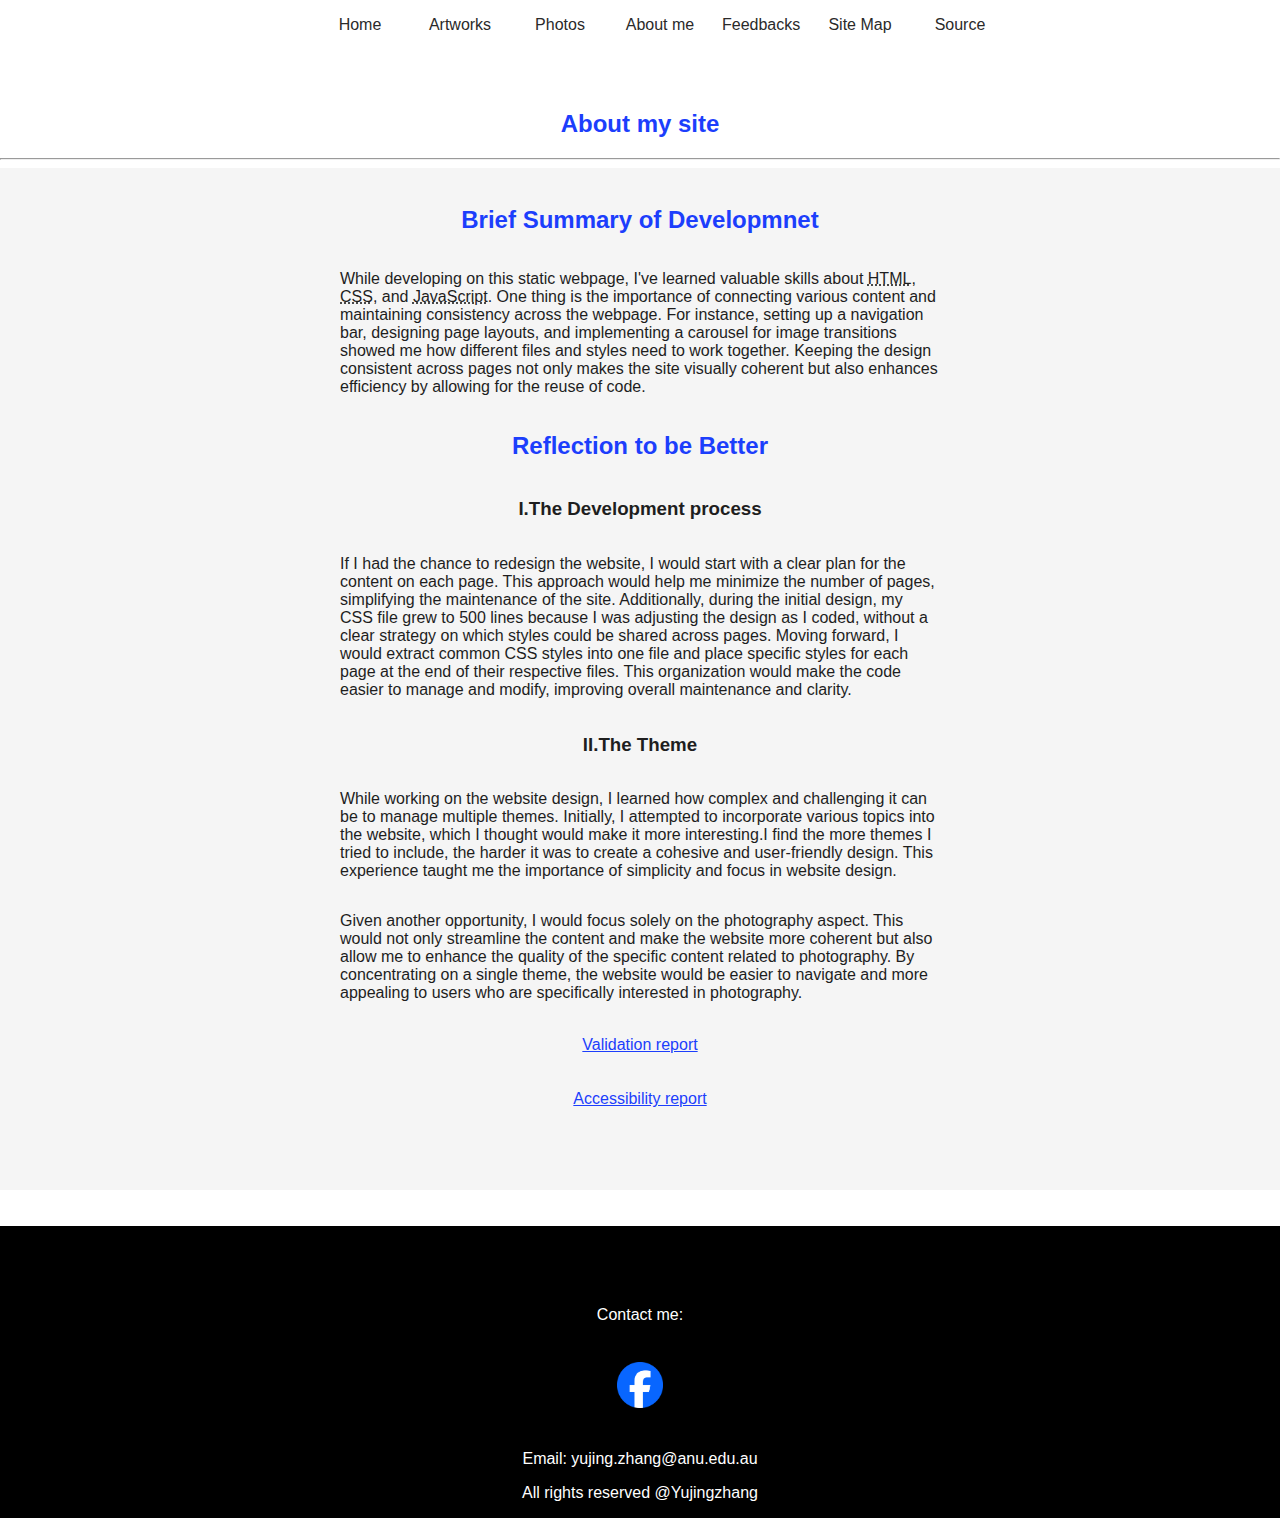
<file: About_my_site.html>
<!DOCTYPE html>
<html lang="en">
<head>
    <meta charset="UTF-8">
    <link rel="stylesheet" href="style.css">
    <link rel="icon" href="images/myIcon.png" type="image/png">
    <style>
        body {
            font-family: Arial, Helvetica, sans-serif;
            color: rgb(30, 30, 30);
        }
    </style>
    <title>Yujing</title>
</head>

<body>
    <nav>
        <ul>
            <li><a href="index.html" class="text_nav_l" aria-label="Go to Home Page">Home</a></li>
            <li><a href="artworks.html" class="text_nav_r" aria-label="Explore Artworks">Artworks</a></li>
            <li><a href="photos.html" class="text_nav_r" aria-label="View Photos">Photos</a></li>
            <li><a href="me.html" class="text_nav_r" aria-label="Learn about Me">About me</a></li>
            <li><a href="feedback.html" class="text_nav_r" aria-label="Provide Feedback">Feedbacks</a></li>
            <li><a href="site_map.html" class="text_nav_r" aria-label="View Site Map">Site Map</a></li>
            <li><a href="sourcelog.html" class="text_nav_r" aria-label="Access Source Log">Source</a></li>
        </ul>
    </nav>



    <div class="div_1_2">
        <h2 class="blue_title">About my site</h2>
        <hr>
        <div class="div_sitemap">
            <br>
            <div class="center_text">
                <br>
                <!-- use headings -->
                <h2 class="blue_title">Brief Summary of Developmnet</h2>
                <p>
                    While developing on this static webpage, I've learned valuable skills about <abbr
                        title="HyperText Markup Language">HTML</abbr>, <abbr title="Cascading Style Sheets">CSS</abbr>,
                    and <abbr title="JavaScript">JavaScript</abbr>. One thing is the importance of connecting various
                    content and maintaining consistency across the webpage. For instance, setting up a navigation bar,
                    designing page layouts, and implementing a carousel for image transitions showed me how different
                    files and styles need to work together. Keeping the design consistent across pages not only makes
                    the site visually coherent but also enhances efficiency by allowing for the reuse of code.
                </p>
                <h2 class="blue_title">Reflection to be Better</h2>
                <h3>I.The Development process</h3>
                <p>
                    If I had the chance to redesign the website, I would start with a clear plan for the content on each
                    page. This approach would help me minimize the number of pages, simplifying the maintenance of the
                    site. Additionally, during the initial design, my CSS file grew to 500 lines because I was adjusting
                    the design as I coded, without a clear strategy on which styles could be shared across pages. Moving
                    forward, I would extract common CSS styles into one file and place specific styles for each page at
                    the end of their respective files. This organization would make the code easier to manage and
                    modify, improving overall maintenance and clarity.
                </p>
                <h3>II.The Theme</h3>
                <p>
                    While working on the website design, I learned how complex and challenging it can be to manage
                    multiple themes. Initially, I attempted to incorporate various topics into the website, which I
                    thought would make it more interesting.I find the more themes I tried to include, the harder it was
                    to create a cohesive and user-friendly design. This experience taught me the importance of
                    simplicity and focus in website design.
                </p>
                <p>
                    Given another opportunity, I would focus solely on the photography aspect. This would not only
                    streamline the content and make the website more coherent but also allow me to enhance the quality
                    of the specific content related to photography. By concentrating on a single theme, the website
                    would be easier to navigate and more appealing to users who are specifically interested in
                    photography.
                </p>
                <a href="Validation_report.html" aria-label="Validation report" class="a_link">Validation report</a>
                <a class="a_link" href="Accessibility_report.html" aria-label="Accessibility report" >Accessibility report</a>
            </div>

        </div>
    </div>
    <!-- footer -->
    <div class="div_foot">
        <p>Contact me:</p>
        <div class="icon_a_align">
            <a class="a_icon" aria-label="Faceboook page"
                href="https://www.facebook.com/share/KJw4KskijzY6zEkQ/?mibextid=dGKdO6"><img
                    src="images/Facebook_Logo.png" alt="Facebook_Logo" width="46"></a>
        </div>
        <p>Email: yujing.zhang@anu.edu.au</p>
        <p>All rights reserved @Yujingzhang</p>
    </div>



</body>

</html>
</file>
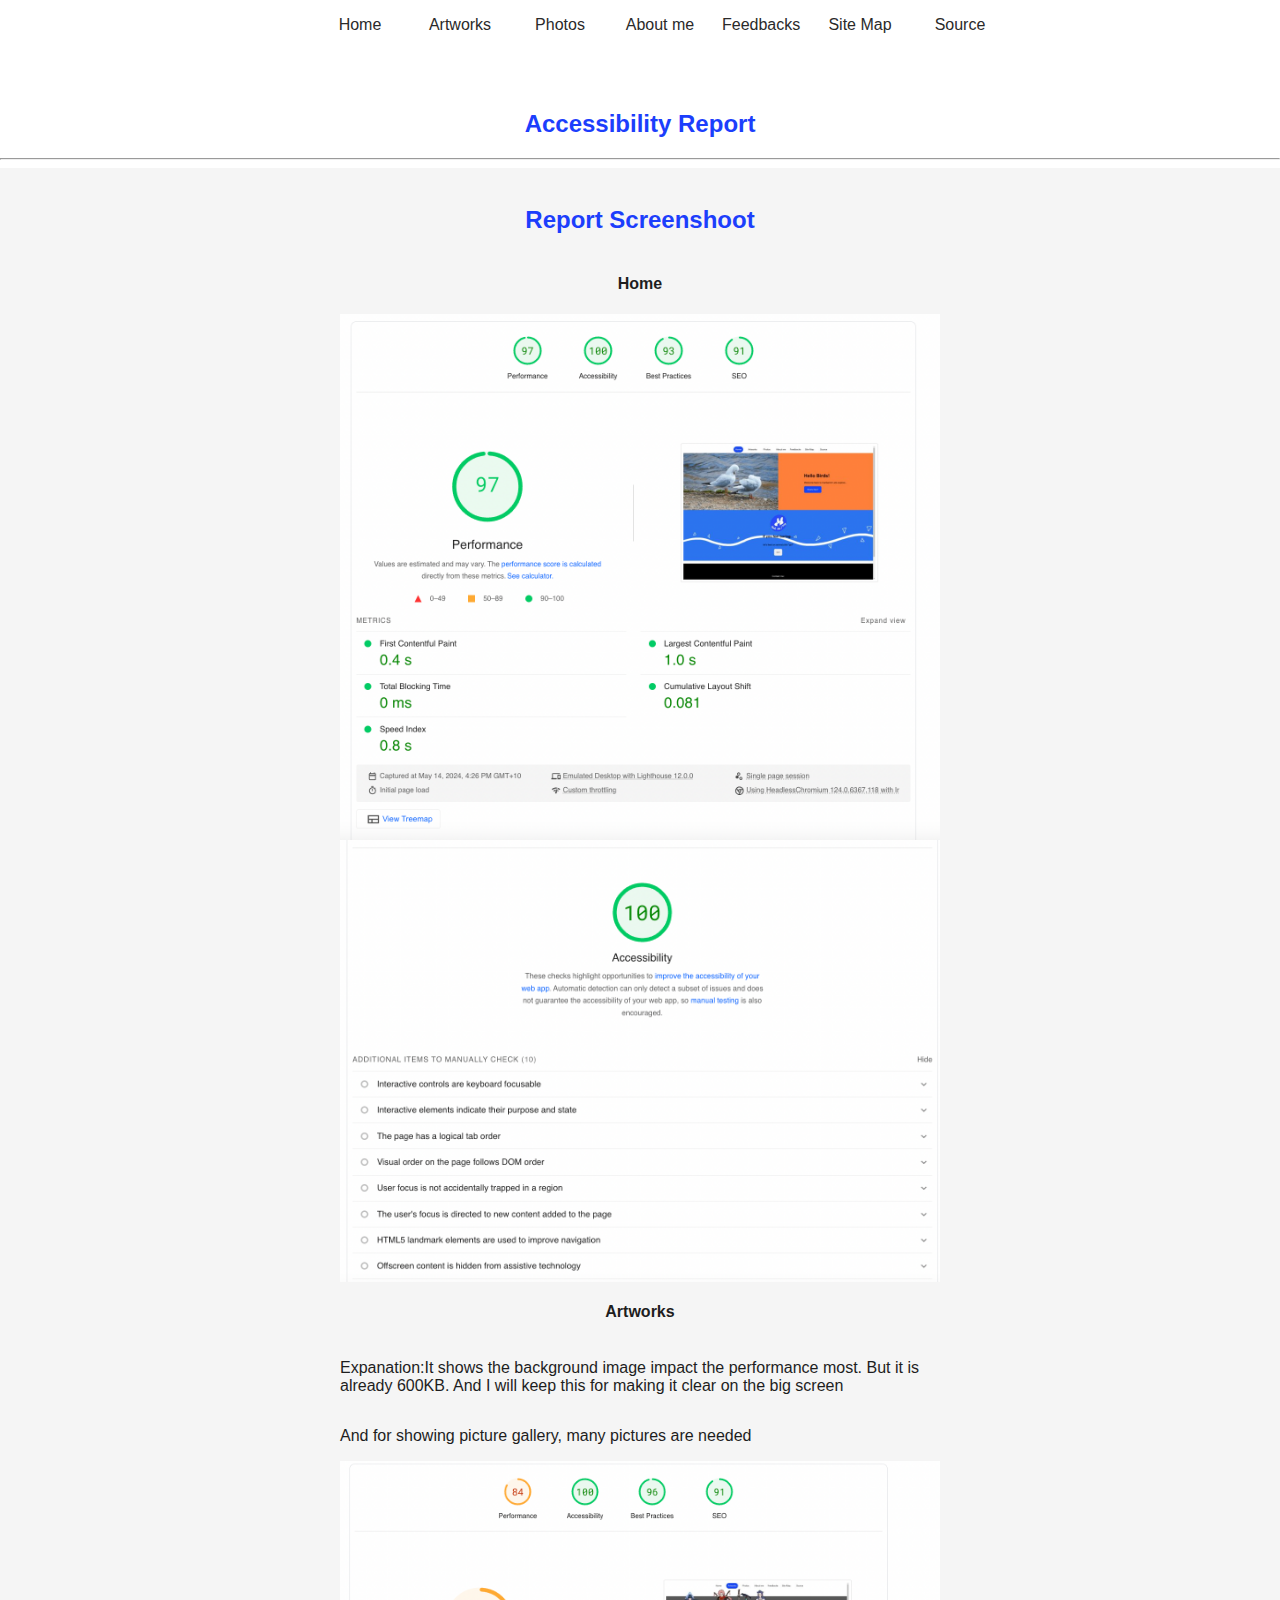
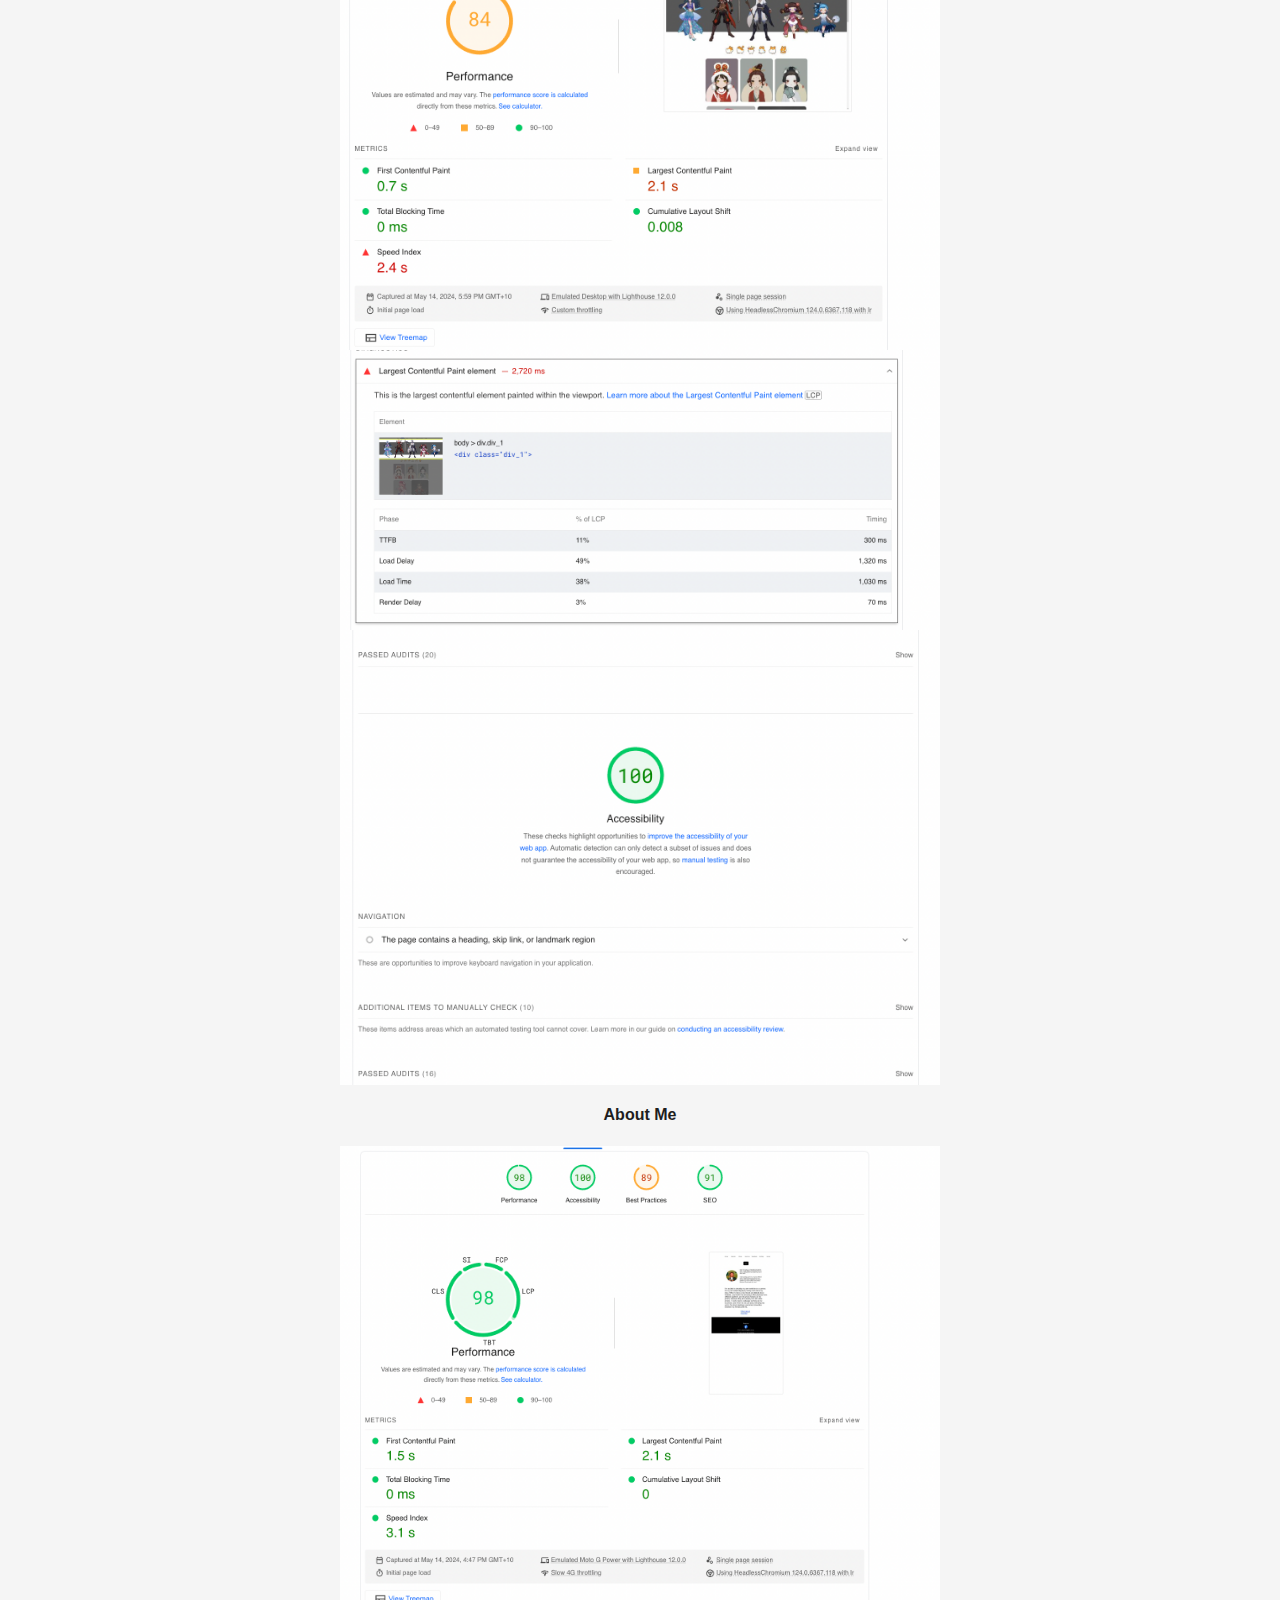
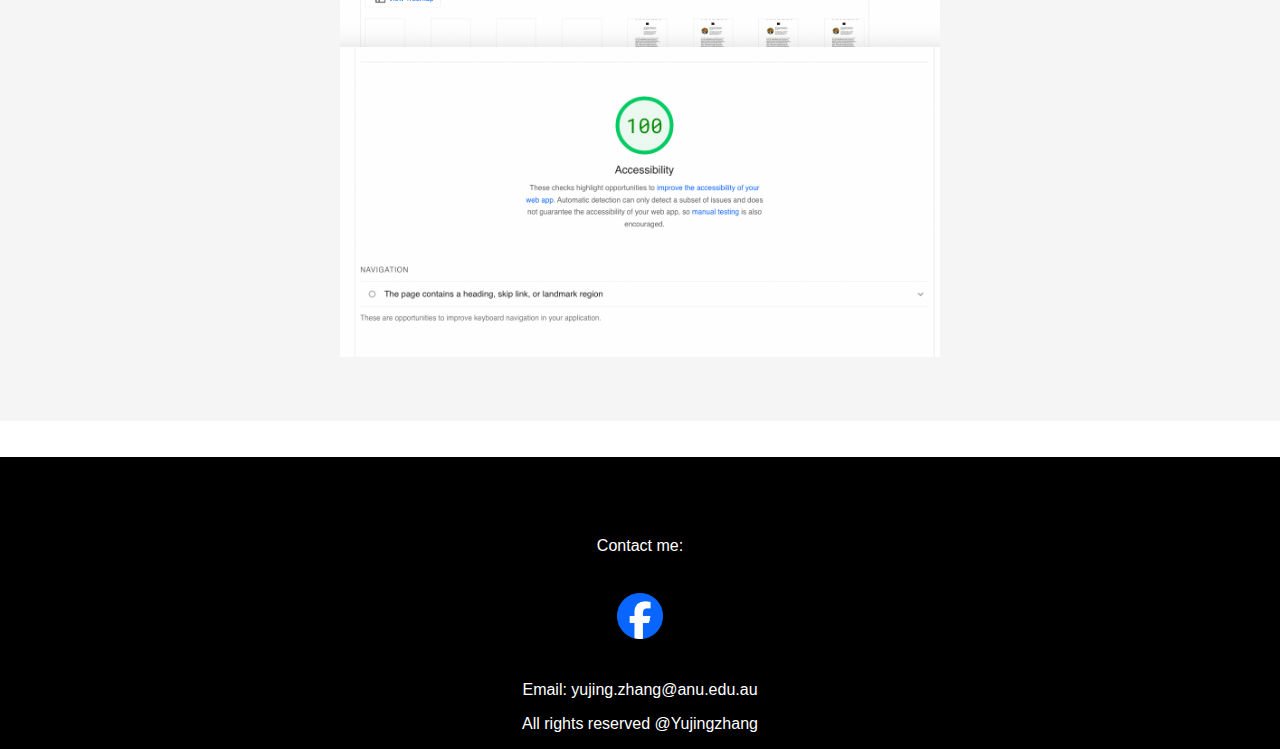
<file: Accessibility_report.html>
<!DOCTYPE html>
<html lang="en">

<head>
    <meta charset="UTF-8">
    <link rel="stylesheet" href="style.css">
    <link rel="icon" href="images/myIcon.png" type="image/png">
    <style>
        body {
            font-family: Arial, Helvetica, sans-serif;
            color: rgb(30, 30, 30);
        }
    </style>
    <title>Yujing</title>
</head>

<body>
    <nav>
        <ul>
            <li><a href="index.html" class="text_nav_l" aria-label="Go to Home Page">Home</a></li>
            <li><a href="artworks.html" class="text_nav_r" aria-label="Explore Artworks">Artworks</a></li>
            <li><a href="photos.html" class="text_nav_r" aria-label="View Photos">Photos</a></li>
            <li><a href="me.html" class="text_nav_r" aria-label="Learn about Me">About me</a></li>
            <li><a href="feedback.html" class="text_nav_r" aria-label="Provide Feedback">Feedbacks</a></li>
            <li><a href="site_map.html" class="text_nav_r" aria-label="View Site Map">Site Map</a></li>
            <li><a href="sourcelog.html" class="text_nav_r" aria-label="Access Source Log">Source</a></li>
        </ul>
    </nav>



    <div class="div_1_2">
        <h2 class="blue_title">Accessibility Report</h2>
        <hr>
        <div class="div_sitemap">
            <br>
            <div class="center_text">
                <br>
                <h2 class="blue_title">Report Screenshoot</h2>
          
                <h4>Home</h4>
                <img class="" alt="Accessibility report of home1" src="images/Accessibility_home.png" width="600">
                <img class="" alt="Accessibility report of home2" src="images/Accessibility_home2.png" width="600">

          
                <h4>Artworks</h4>
                <p>Expanation:It shows the background image impact the performance most. But it is already 600KB. And I will keep this for making it clear on the big screen </p>
                <p>And for showing picture gallery, many pictures are needed</p>
                <img class="" alt="Accessibility report of artworks1" src="images/Accessibility_artworks1.png" width="600">
                <img class="" alt="Accessibility report of artworks2" src="images/Accessibility_artworks2.png" width="600">
                <img class="" alt="Accessibility report of artworks3" src="images/Accessibility_artworks3.png" width="600">

                <h4>About Me</h4>
                <img class="" alt="Accessibility report of me1" src="images/Accessibility_me.png" width="600">
                <img class="" alt="Accessibility report of me2" src="images/Accessibility_me2.png" width="600">

             





               
            </div>

        </div>
    </div>
    <!-- footer -->
    <div class="div_foot">
        <p>Contact me:</p>
        <div class="icon_a_align">
            <a class="a_icon" aria-label="Faceboook page"
                href="https://www.facebook.com/share/KJw4KskijzY6zEkQ/?mibextid=dGKdO6"><img
                    src="images/Facebook_Logo.png" alt="Facebook_Logo" width="46"></a>
        </div>
        <p>Email: yujing.zhang@anu.edu.au</p>
        <p>All rights reserved @Yujingzhang</p>
    </div>



</body>

</html>
</file>
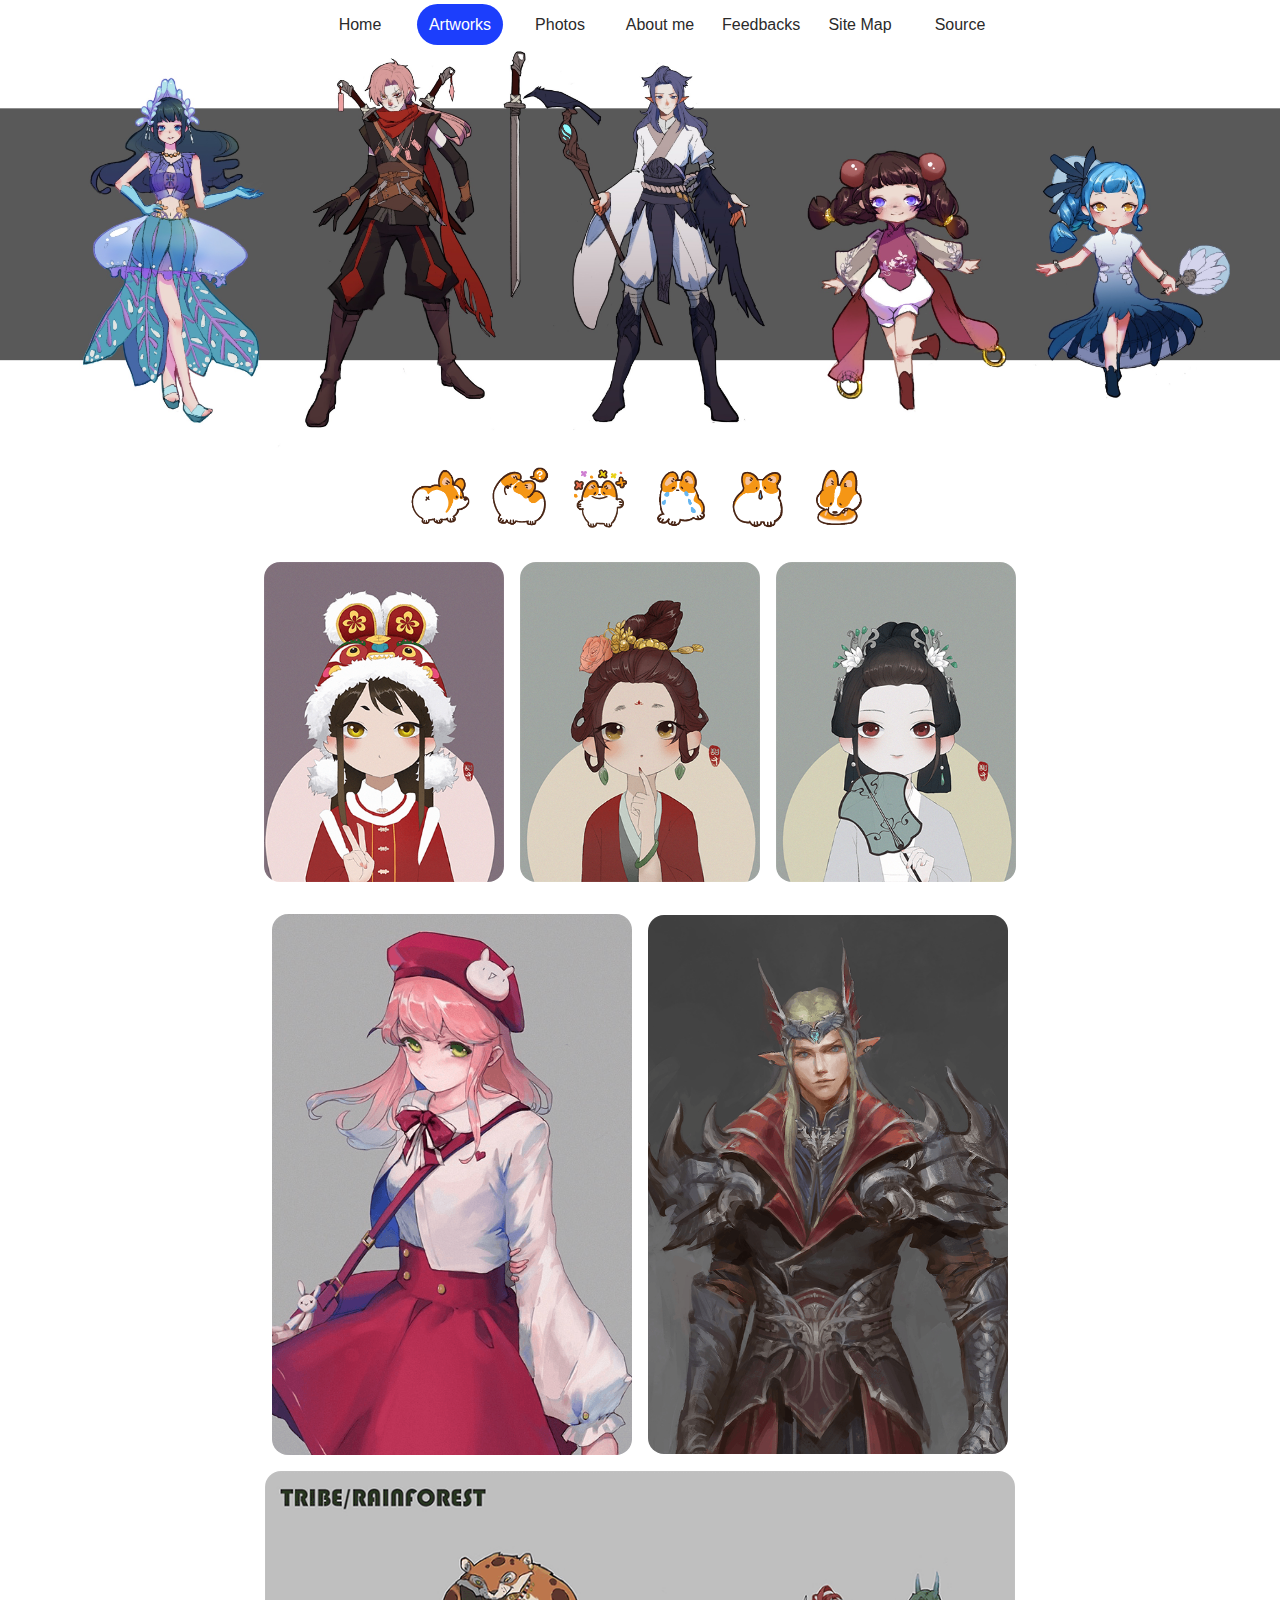
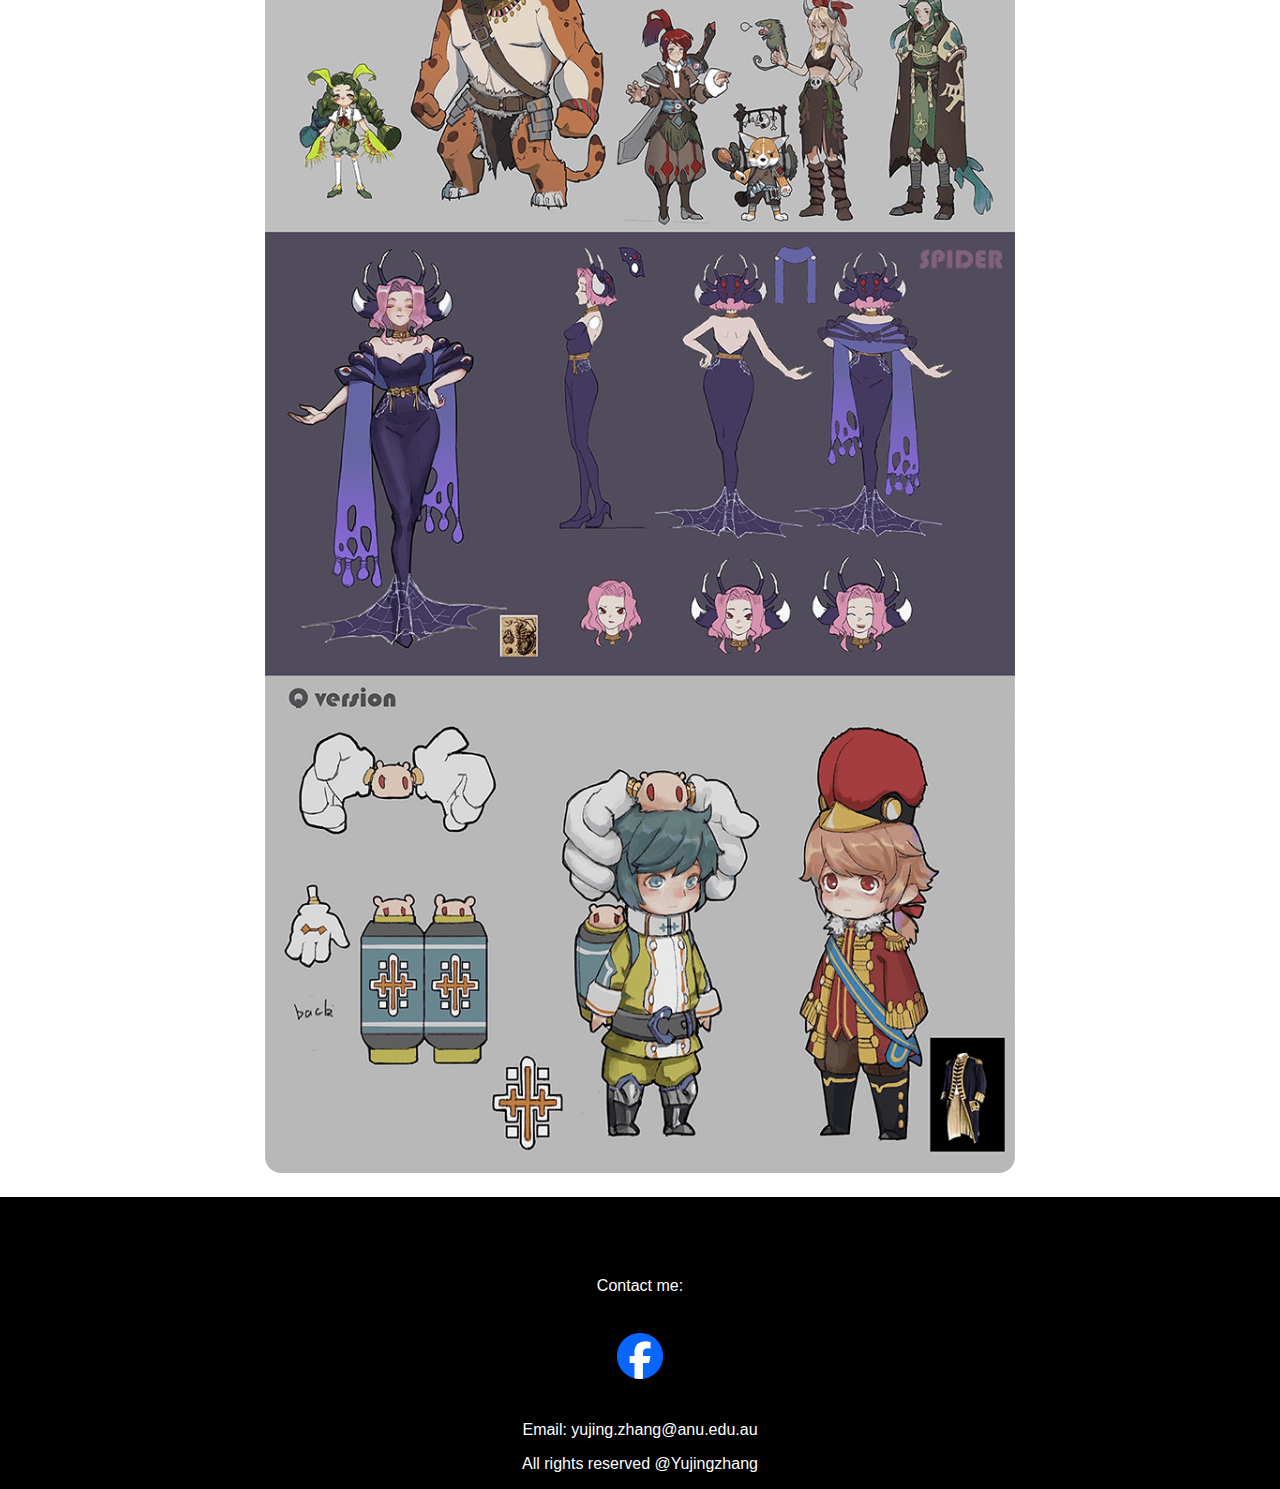
<file: artworks.html>
<!DOCTYPE html>
<html lang="en">

<head>
    <meta charset="UTF-8">
    <link rel="stylesheet" href="style.css">
    <link rel="icon" href="images/myIcon.png" type="image/png">
    <title>Yujing</title>
</head>

<body>
    <nav>
        <ul>
            <li> <a href="index.html" class="text_nav_l">Home</a> </li>
            <li> <a href="artworks.html" class="active">Artworks</a> </li>
            <li> <a href="photos.html" class="text_nav_r">Photos</a> </li>
            <li> <a href="me.html" class="text_nav_r">About me</a> </li>
            <li> <a href="feedback.html" class="text_nav_r">Feedbacks</a> </li>
            <li> <a href="site_map.html" class="text_nav_r">Site Map</a> </li>
            <li> <a href="sourcelog.htmll" class="text_nav_r">Source</a> </li>
        </ul>
    </nav>

    <div class="div_1">
    </div>
    <div class="center_container_row">
        <img class="div_port" src="images/sticker02.png" width="80" alt="stickers"
            onerror="this.src='images/onerror.png'">
        <img class="div_port" src="images/sticker03.png" width="80" alt="stickers"
            onerror="this.src='images/onerror.png'">
        <img class="div_port" src="images/sticker04.png" width="80" alt="stickers"
            onerror="this.src='images/onerror.png'">
        <img class="div_port" src="images/sticker05.png" width="80" alt="stickers"
            onerror="this.src='images/onerror.png'">
        <img class="div_port" src="images/sticker07.png" width="80" alt="stickers"
            onerror="this.src='images/onerror.png'">
        <img class="div_port" src="images/sticker08.png" width="80" alt="stickers"
            onerror="this.src='images/onerror.png'">
    </div>
    <div class="centercontainer">

        <div class="center_container_row">
            <div class="div_port">
                <img class="pro" src="./images/rabbit.png" alt="character illustration" width="240"
                    onerror="this.src='images/onerror.png'">
            </div>
            <div class="div_port">
                <img class="pro" src="./images/R_2.png" alt="character illustration" width="240"
                    onerror="this.src='images/onerror.png'">
            </div>
            <div class="div_port">
                <img class="pro" src="./images/R_3.png" alt="character illustration" width="240"
                    onerror="this.src='images/onerror.png'">
            </div>
        </div>
        <div class="center_container_row">
            <div class="div_port">
                <img class="pro" src="./images/ch01.png" alt="character illustration" width="360"
                    onerror="this.src='images/onerror.png'">
            </div>
            <div class="div_port">
                <img class="pro" src="./images/ch02.png" alt="character illustration" width="360"
                    onerror="this.src='images/onerror.png'">
            </div>
        </div>


        <!-- 2020 gallary-->
        <div class="centercontainner">

            <img class="gallarymix" src="images/art_galalry.png" alt="2020 gallery" width="800"
                onerror="this.src='images/onerror.png'">
        </div>
    </div>

    <!-- footer -->
    <div class="div_foot">
        <p>Contact me:</p>
        <div class="icon_a_align">
            <a class="a_icon" aria-label="Faceboook page" href="https://www.facebook.com/share/KJw4KskijzY6zEkQ/?mibextid=dGKdO6"><img
                    src="images/Facebook_Logo.png" alt="Facebook_Logo" width="46"></a>
        </div>
        <p>Email: yujing.zhang@anu.edu.au</p>
        <p>All rights reserved @Yujingzhang</p>
    </div>


</body>

</html>
</file>
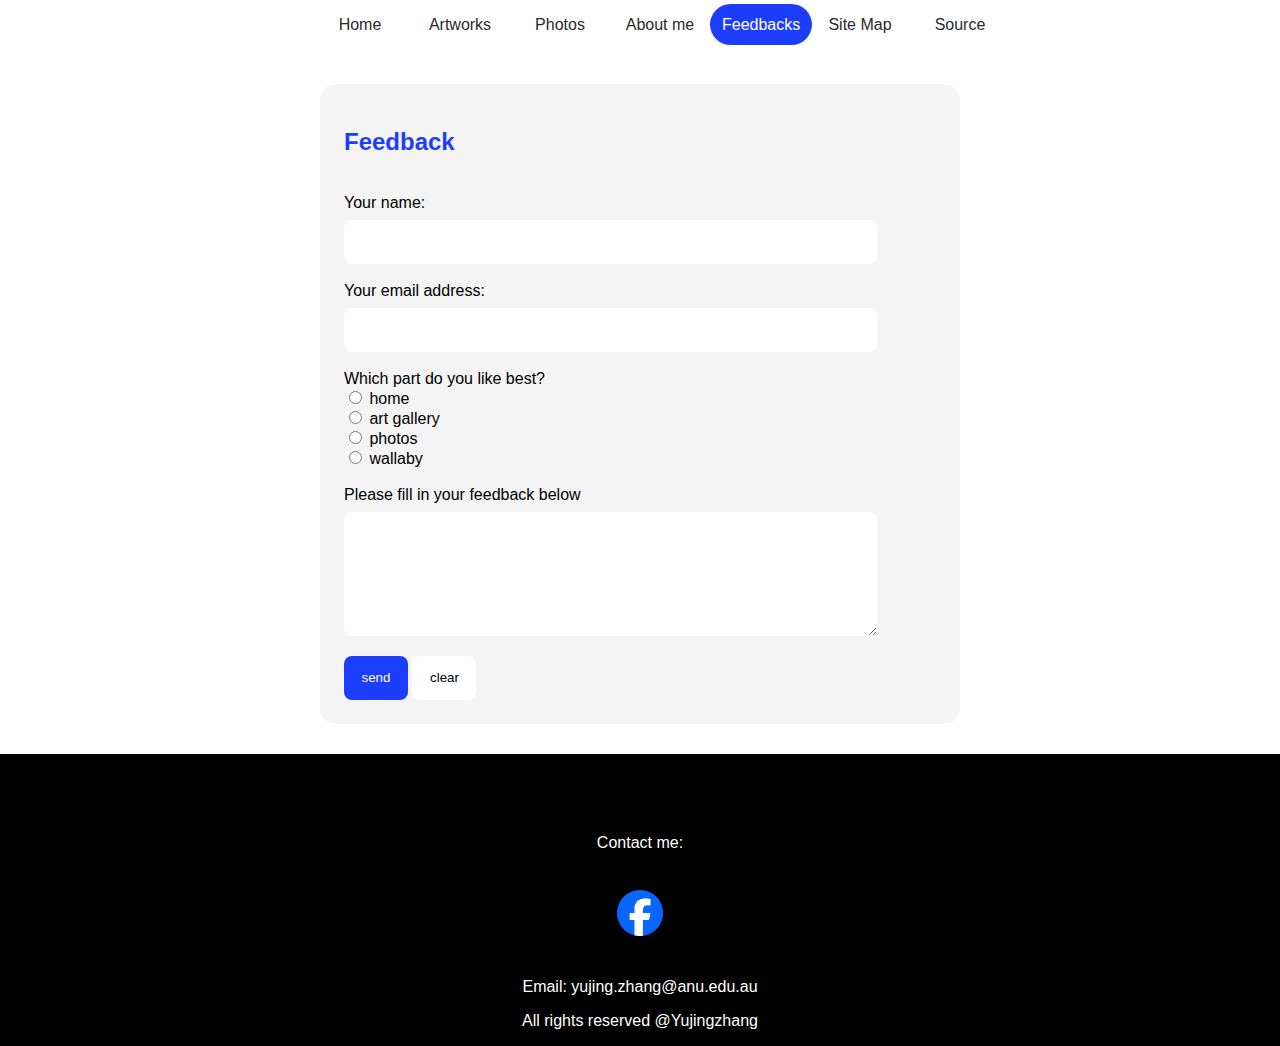
<file: feedback.html>
<!DOCTYPE html>
<html lang="en">

<head>
    <meta charset="UTF-8">
    <link rel="stylesheet" href="style.css">
    <link rel="icon" href="images/myIcon.png" type="image/png">
    <style>
        body {
            font-family: Arial, Helvetica, sans-serif;
        }
    </style>
    <title>Yujing</title>
</head>

<body>
    <nav>
        <ul>
            <li><a href="home.html" class="text_nav_l" aria-label="Go to Home Page">Home</a></li>
            <li><a href="artworks.html" class="text_nav_r" aria-label="Explore Artworks">Artworks</a></li>
            <li><a href="photos.html" class="text_nav_r" aria-label="View Photos">Photos</a></li>
            <li><a href="me.html" class="text_nav_r" aria-label="Learn about Me">About me</a></li>
            <li><a href="feedback.html" class="active" aria-label="Provide Feedback">Feedbacks</a></li>
            <li><a href="site_map.html" class="text_nav_r" aria-label="View Site Map">Site Map</a></li>
            <li><a href="sourcelog.html" class="text_nav_r" aria-label="Access Source Log">Source</a></li>
        </ul>
    </nav>
    <div class="div_3">
        <div class="div_feedback">
            <h2 class="blue_title">Feedback</h2>

            <form enctype="text/plain" method="POST" action="mailto:xxxx@example.edu.au">
                <br>
                <label for="name">Your name:</label>
                <br>
                <input class="f_input" style="height: 44px;" type="text" name="name" aria-label="Enter your name">
                <br>
                <br>
                <label for="email">Your email address:</label>
                <br>
                <input class="f_input" style="height: 44px;" type="text" name="email"
                    aria-label="Enter your email address">
                <br>
                <br>
                <label for="gender">Which part do you like best?</label>
                <br>
                <input type="radio" id="Male" name="gender" value="Male" aria-label="Home">
                <label for="Male">home</label><br>
                <input type="radio" id="Female" name="gender" value="Female" aria-label="Art Gallery">
                <label for="Female">art gallery</label><br>
                <input type="radio" id="Other" name="gender" value="Other" aria-label="Photos">
                <label for="Other">photos</label><br>
                <input type="radio" id="IPNS" name="gender" value="IPNS" aria-label="Wallaby">
                <label for="IPNS">wallaby</label><br>
                <br>
                <label for="feedback">Please fill in your feedback below</label><br>
                <textarea class="f_textarea" id="feedback" name="feedback" rows="8" cols="16"
                    aria-label="Enter your feedback">
                    </textarea>
                <br>
                <input type="submit" value="send" style="height: 44px;width: 64px;" aria-label="Send your feedback">
                <input type="reset" value="clear" style="height: 44px;width: 64px;" aria-label="Clear the form">
            </form>
        </div>
    </div>

    <!-- footer -->
    <div class="div_foot">
        <p>Contact me:</p>
        <div class="icon_a_align">
            <a class="a_icon" aria-label="Faceboook page"
                href="https://www.facebook.com/share/KJw4KskijzY6zEkQ/?mibextid=dGKdO6"><img
                    src="images/Facebook_Logo.png" alt="Facebook_Logo" width="46"></a>
        </div>
        <p>Email: yujing.zhang@anu.edu.au</p>
        <p>All rights reserved @Yujingzhang</p>
    </div>

</body>

</html>
</file>
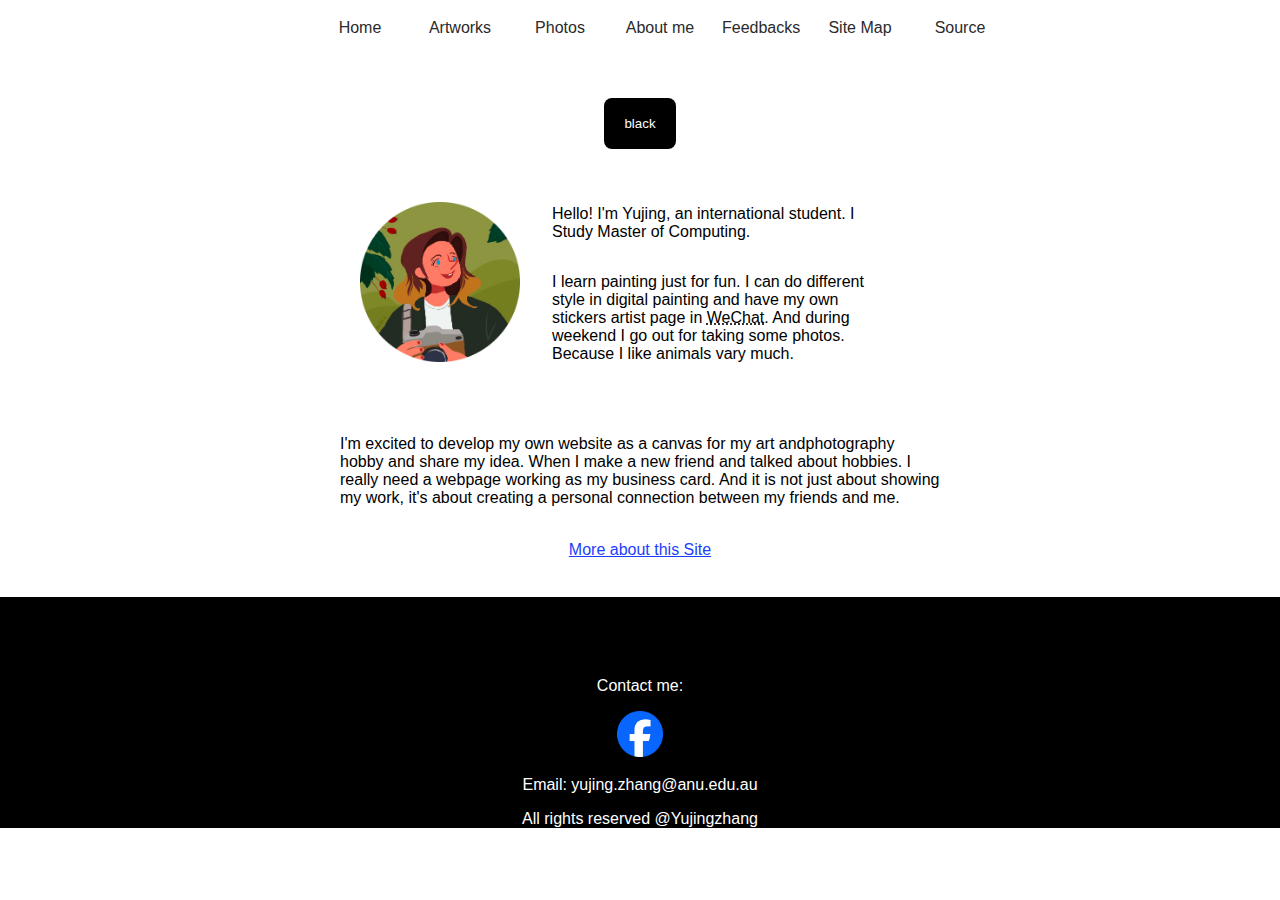
<file: me.html>
<!DOCTYPE html>
<html lang="en">

<head>
    <meta charset="UTF-8">
    <link id="styleSheet" rel="stylesheet" href="style.css">
    <link rel="icon" href="images/myIcon.png" type="image/png">
    <title>Yujing</title>
</head>

<body>

    <nav>
        <ul>
            <li><a href="index.html" class="text_nav_l" aria-label="Go to Home Page">Home</a></li>
            <li><a href="artworks.html" class="text_nav_r" aria-label="Explore Artworks">Artworks</a></li>
            <li><a href="photos.html" class="text_nav_r" aria-label="View Photos">Photos</a></li>
            <li><a href="me.html" class="text_nav_r" aria-label="Learn about Me">About me</a></li>
            <li><a href="feedback.html" class="text_nav_l" aria-label="Provide Feedback">Feedbacks</a></li>
            <li><a href="site_map.html" class="text_nav_r" aria-label="View Site Map">Site Map</a></li>
            <li><a href="sourcelog.html" class="text_nav_r" aria-label="Access Source Log">Source</a></li>
        </ul>
    </nav>
    <!-- brief introduction -->
    <div class="bgcolor">
        <div class="centercontainer">
            <br>
            <button class="bt_newCSS" aria-label="Change layout of this page" onclick="switchStyleSheet()">black</button>
        </div>

        <div class="center_container_row">
            <div class="blackModeText">
                <p> [Ohh!!! Something changes..]</p>
            </div>

            <div class="img_container">
                <img src="./images/pro.png" alt="illustration_profile" width="100">
            </div>


            <div class="text_me">
                <p>Hello! I'm Yujing, an international student. I Study Master of Computing.
                </p>
                <!-- Hello! I'm Yujing, an international student in ANU. I Study Master of Computing.
                    And I've been in Canberra for half a year. Now live in Acton 2601. -->
                <p>I learn painting just for fun. I can do different style in digital painting and have my own stickers
                    artist page in <abbr title="WeChat, a popular social media application">WeChat</abbr>. And during
                    weekend I go out for taking some photos. Because I like animals vary much.</p>

            </div>
        </div>
        <!-- my passion-->
        <div class="centercontainer">
            <div class="center_text">
                <p>
                    I'm excited to develop my own website as a canvas for my art andphotography hobby and share my idea.
                    When I make a new friend and talked about hobbies.
                     I really need a webpage working as my business card. And it is not just about showing my
                    work, it's about creating a personal connection between my friends and me.
                </p>
                <!-- , you know it is annoying to find pictures from different platform and the photo folders on the phone, because they are usually mix with other
                    photos. -->
                <a href="About_my_site.html" aria-label="More about my site" class="a_link">More about this Site</a>
            </div>
        </div>
        <div class="blackmode">
            <img src="./images/park.JPG" alt="park image" width="400">
            <p> [You find the hidden image!]</p>
        </div>
        <!-- footer -->
        <div class="div_foot">
            <p>Contact me:</p>
            <div class="icon_a_align">
                <button class="b_icon" aria-label="Facebook page" onclick="window.location.href='https://www.facebook.com';" style="border: none; background: none; padding: 0;">
                    <img src="images/Facebook_Logo.png" alt="Visit our Facebook page" width="46">
                </button>
            </div>
            <p>Email: yujing.zhang@anu.edu.au</p>
            <p>All rights reserved @Yujingzhang</p>
        </div>
        <script>
            function switchStyleSheet() {
                var button = document.querySelector('.bt_newCSS');
                if (button.textContent === 'black') {
                    button.textContent = 'white';
                } else {
                    button.textContent = 'black';
                }
                var stylesheet = document.getElementById('styleSheet');
                if (stylesheet.getAttribute('href') === 'style.css') {
                    stylesheet.setAttribute('href', 'style2_me.css');
                } else {
                    stylesheet.setAttribute('href', 'style.css');
                }
            }
        </script>
    </div>
</body>

</html>
</file>
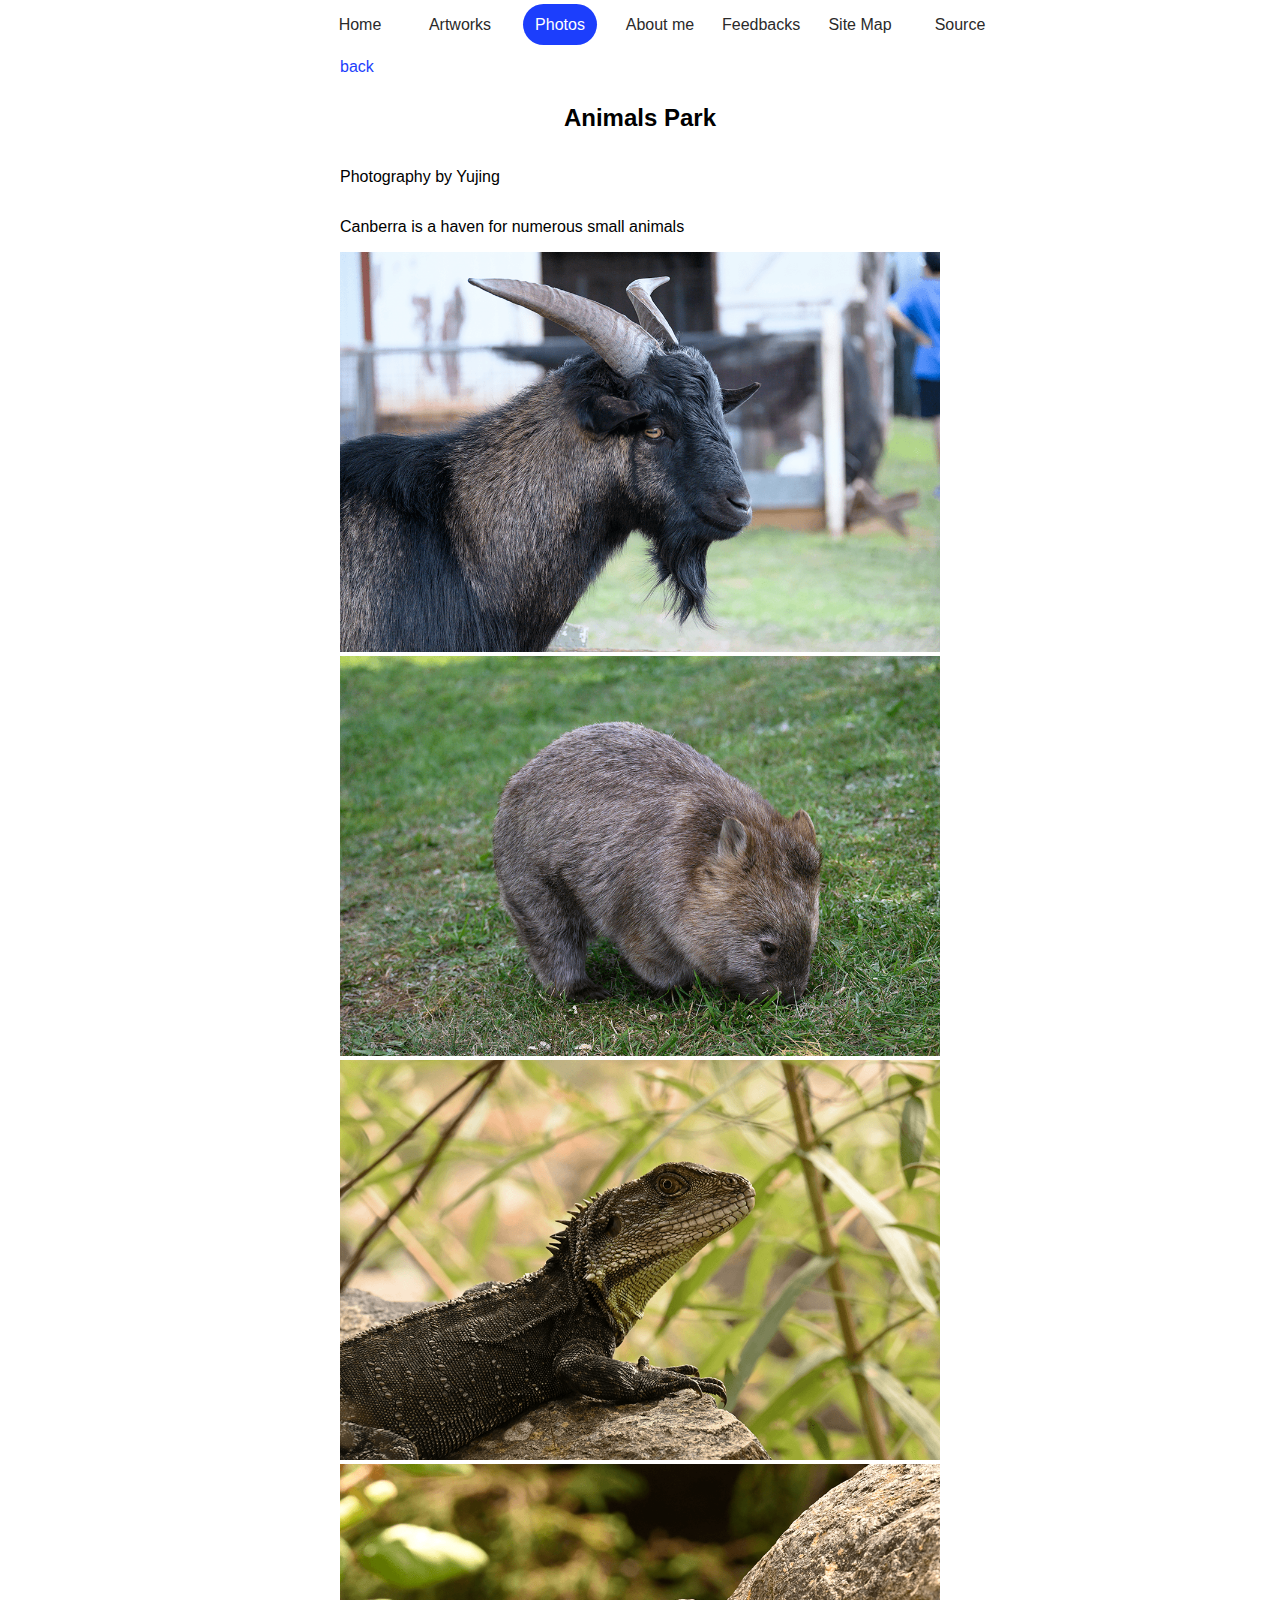
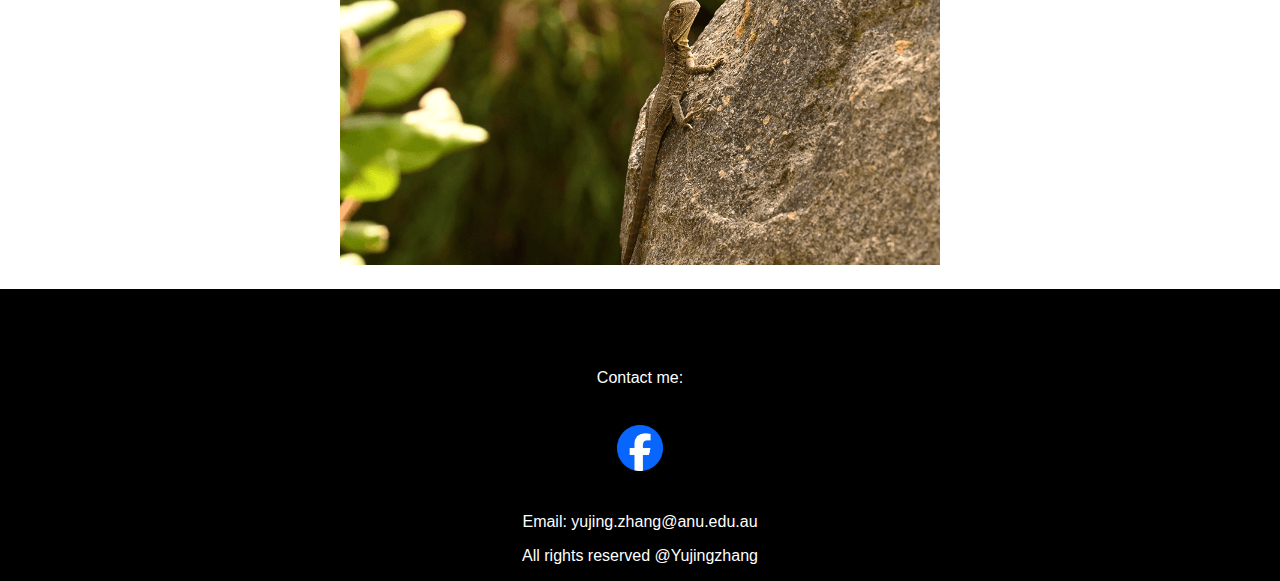
<file: photo_animalsPark.html>
<!DOCTYPE html>
<html lang="en">

<head>
    <meta charset="UTF-8">
    <link rel="stylesheet" href="style.css">
    <link rel="icon" href="images/myIcon.png" type="image/png">
    <title>Yujing</title>
</head>

<body>
    <nav>
        <ul>
            <li><a href="index.html" class="text_nav_l" aria-label="Go to Home Page">Home</a></li>
            <li><a href="artworks.html" class="text_nav_r" aria-label="Explore Artworks">Artworks</a></li>
            <li><a href="photos.html" class="active" aria-label="View Photos">Photos</a></li>
            <li><a href="me.html" class="text_nav_r" aria-label="Learn about Me">About me</a></li>
            <li><a href="feedback.html" class="text_nav_l" aria-label="Provide Feedback">Feedbacks</a></li>
            <li><a href="site_map.html" class="text_nav_r" aria-label="View Site Map">Site Map</a></li>
            <li><a href="sourcelog.html" class="text_nav_r" aria-label="Access Source Log">Source</a></li>
        </ul>
    </nav>
    <!--content-->



    <!--goback to prev page navigation-->
    <div class="centercontainner">
        <!--goback to prev page navigation-->
        <div class="center_container_row">
            <div class="sub_nav">
                <a class="a_goBack" aria-label="go back to photo page" href="photos.html">back</a>
            </div>
        </div>

        <!--text information-->
        <div class="centercontainer">
            <h2>Animals Park</h2>
        </div>
        <div class="centercontainer">
            <div class="center_text">
                <p> Photography by Yujing</p>
                <p>Canberra is a haven for numerous small animals</p>

            </div>
        </div>
        <!--pictures here aligned-->
        <div class="centercontainer">
            <div class="photoDisplay">
                <img class="photoDisplay" src="./images/photo_animals01.png" alt="animals01" width="600">
            </div>
            <div class="photoDisplay">
                <img class="photoDisplay" src="./images/photo_animals02.png" alt="animals02" width="600">
            </div>
            <div class="photoDisplay">
                <img class="photoDisplay" src="./images/photo_animals03.png" alt="animals03" width="600">
            </div>
            <div class="photoDisplay">
                <img class="photoDisplay" src="./images/photo_animals04.png" alt="animals04" width="600">
            </div>
        </div>

    </div>

    <!-- footer -->
    <div class="div_foot">
        <p>Contact me:</p>
        <div class="icon_a_align">
            <a class="a_icon" aria-label="Faceboook page" href="https://www.facebook.com/share/KJw4KskijzY6zEkQ/?mibextid=dGKdO6"><img
                    src="images/Facebook_Logo.png" alt="Facebook_Logo" width="46"></a>
        </div>
        <p>Email: yujing.zhang@anu.edu.au</p>
        <p>All rights reserved @Yujingzhang</p>
    </div>
</body>

</html>
</file>
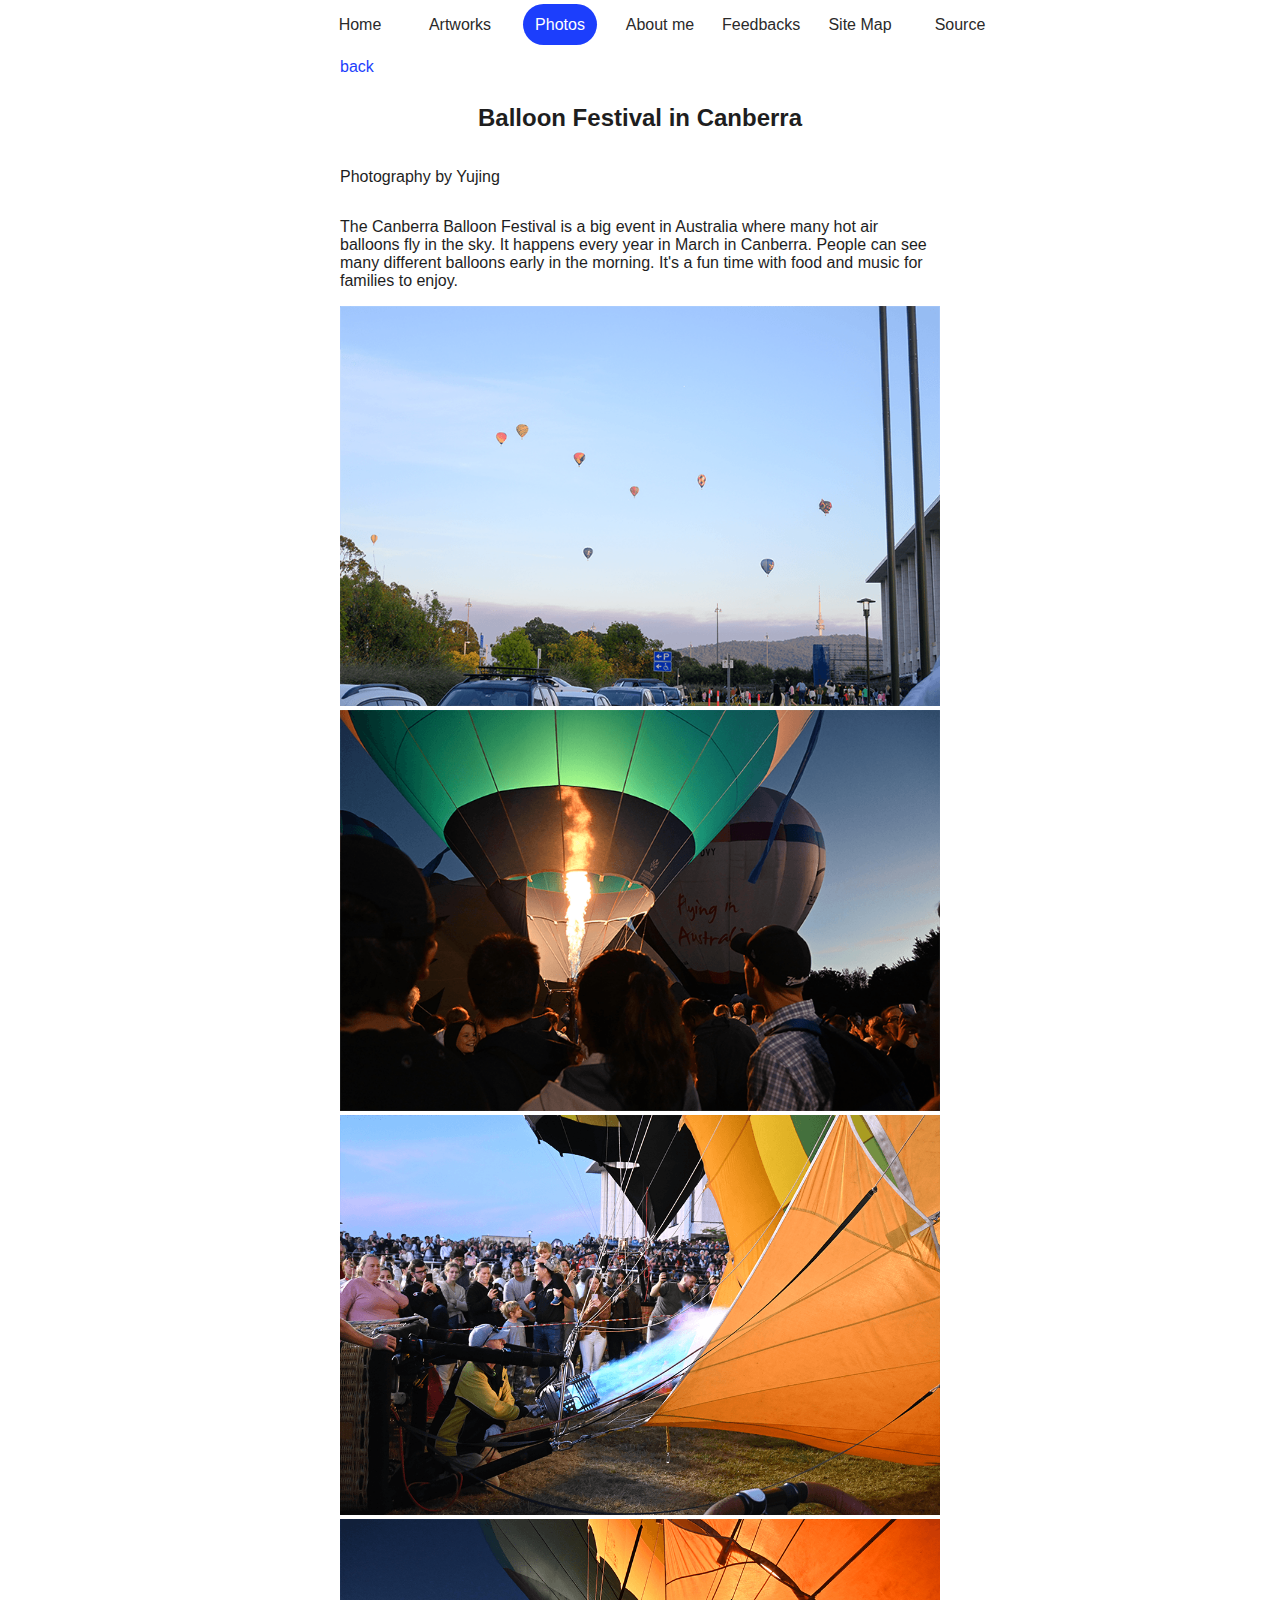
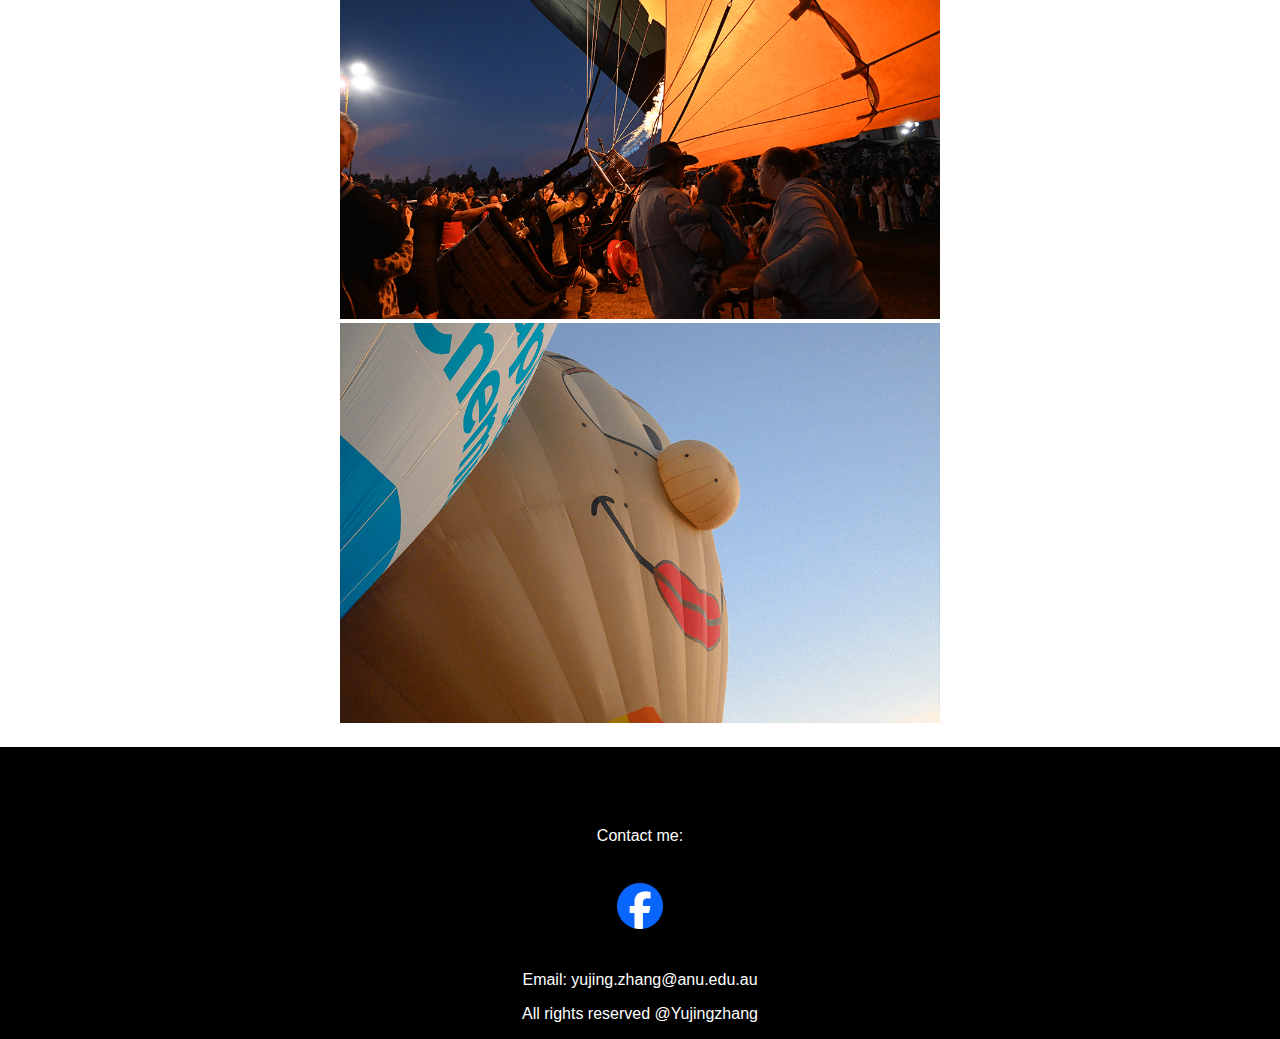
<file: photo_balloonFestival.html>
<!DOCTYPE html>
<html lang="en">

<head>
    <meta charset="UTF-8">
    <link rel="stylesheet" href="style.css">
    <link rel="icon" href="images/myIcon.png" type="image/png">
    <style>
        body {
            font-family: Arial, Helvetica, sans-serif;
            color: rgb(30, 30, 30);
        }
    </style>
    <title>Yujing</title>
</head>

<body>
    <nav>
        <ul>
            <li> <a href="index.html" class="text_nav_l">Home</a> </li>
            <li> <a href="artworks.html" class="text_nav_r">Artworks</a> </li>
            <li> <a href="photos.html" class="active">Photos</a> </li>
            <li> <a href="me.html" class="text_nav_r">About me</a> </li>
            <li> <a href="feedback.html" class="text_nav_r">Feedbacks</a> </li>
            <li> <a href="site_map.html" class="text_nav_r">Site Map</a> </li>
            <li> <a href="sourcelog.html" class="text_nav_r">Source</a> </li>
        </ul>
    </nav>
    <!--content-->




    <div class="centercontainner">
        <!--navgation to the prev page-->
        <div class="center_container_row">
            <div class="sub_nav">
                <a class="a_goBack" aria-label="go back to photo page" href="photos.html">back</a>
            </div>
        </div>
        <!--text information -->
        <div class="centercontainer">
            <h2>Balloon Festival in Canberra</h2>
        </div>
        <div class="centercontainer">
            <div class="center_text">
                <p> Photography by Yujing</p>
                <p>The Canberra Balloon Festival is a big event in Australia where many hot air balloons fly in the sky.
                    It happens every year in March in Canberra. People can see many different balloons early in the
                    morning. It's a fun time with food and music for families to enjoy.</p>

            </div>
        </div>
        <!--photo align in the center-->
        <div class="centercontainer">
            <div class="photoDisplay">
                <img class="photoDisplay" src="./images/photo_hotAirBaloon01.png" alt="hotAirBaloon01" width="600">
            </div>
            <div class="photoDisplay">
                <img class="photoDisplay" src="./images/photo_hotAirBaloon02.png" alt="hotAirBaloon02" width="600">
            </div>
            <div class="photoDisplay">
                <img class="photoDisplay" src="./images/photo_hotAirBaloon03.png" alt="hotAirBaloon03" width="600">
            </div>
            <div class="photoDisplay">
                <img class="photoDisplay" src="./images/photo_hotAirBaloon04.png" alt="hotAirBaloon04" width="600">
            </div>
            <div class="photoDisplay">
                <img class="photoDisplay" src="./images/photo_hotAirBaloon05.png" alt="hotAirBaloon05" width="600">
            </div>
        </div>

    </div>
    <!-- footer -->
    <div class="div_foot">
        <p>Contact me:</p>
        <div class="icon_a_align">
            <a class="a_icon" aria-label="Faceboook page" href="https://www.facebook.com/share/KJw4KskijzY6zEkQ/?mibextid=dGKdO6"><img
                    src="images/Facebook_Logo.png" alt="Facebook_Logo" width="46"></a>
        </div>
        <p>Email: yujing.zhang@anu.edu.au</p>
        <p>All rights reserved @Yujingzhang</p>
    </div>

</body>

</html>
</file>
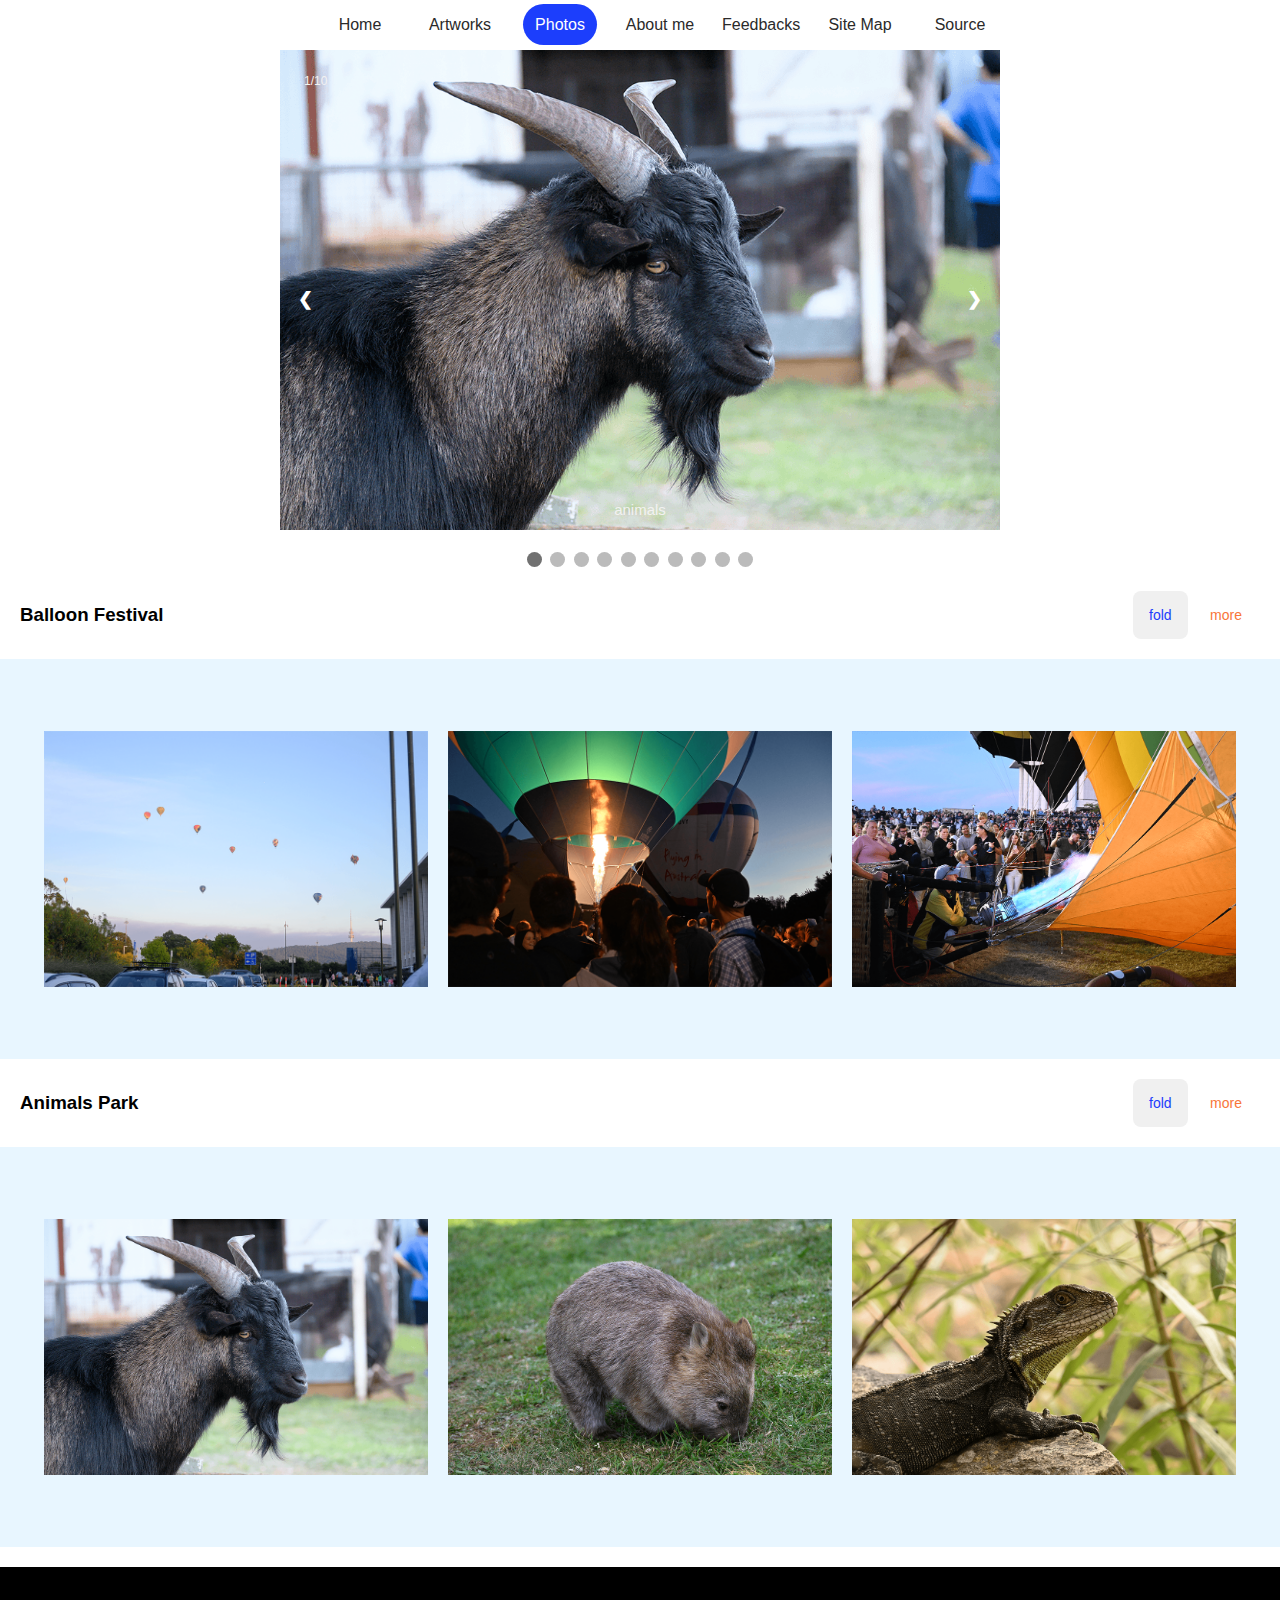
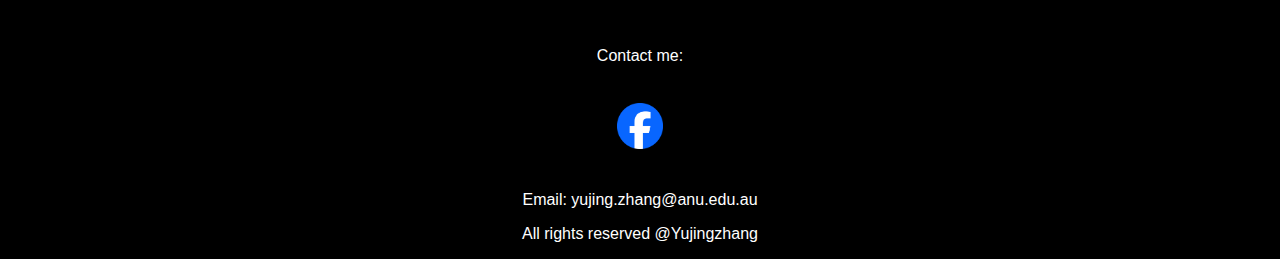
<file: photos.html>
<!DOCTYPE html>
<html lang="en">


<head>
    <meta charset="UTF-8">
    <title>my page</title>
    <link rel="stylesheet" href="style.css">
    <link rel="icon" href="images/myIcon.png" type="image/png">
</head>

<body>
    <!-- navigation part-->
    <nav>
        <ul>
            <li><a href="index.html" class="text_nav_l" aria-label="Go to the Home page">Home</a></li>
            <li><a href="artworks.html" class="text_nav_r" aria-label="Learn more about Artworks">Artworks</a></li>
            <li><a href="photos.html" class="active" aria-label="View Photos">Photos</a></li>
            <li><a href="me.html" class="text_nav_r" aria-label="Read about me">About me</a></li>
            <li><a href="feedback.html" class="text_nav_r" aria-label="Provide Feedback">Feedbacks</a></li>
            <li><a href="site_map.html" class="text_nav_r" aria-label="View the Site Map">Site Map</a></li>
            <li><a href="sourcelog.html" class="text_nav_r" aria-label="Access Source Log">Source</a></li>
        </ul>
    </nav>

    <!-- slides zone-->
    <div class="slides_zone">
        <!-- slides sontainer-->
        <div class="slide_container">
            <div class="mySlides fade">
                <div class="numbertext">1/10</div>
                <img src="images/photo_animals01.png" alt="slides01" style="width:100%">
                <div class="slide_text">animals</div>
            </div>
            <div class="mySlides fade">
                <div class="numbertext">2/10</div>
                <img src="images/photo_animals02.png" alt="slides02" style="width:100%">
                <div class="slide_text">animals</div>
            </div>
            <div class="mySlides fade">
                <div class="numbertext">3/10</div>
                <img src="images/photo_animals03.png" alt="slides03" style="width:100%">
                <div class="slide_text">animals</div>
            </div>
            <div class="mySlides fade">
                <div class="numbertext">4/10</div>
                <img src="images/photo_animals04.png" alt="slides04" style="width:100%">
                <div class="slide_text">animals</div>
            </div>
            <div class="mySlides fade">
                <div class="numbertext">5/10</div>
                <img src="images/photo_birds01.png" alt="slides05" style="width:100%">
                <div class="slide_text">birds</div>
            </div>
            <div class="mySlides fade">
                <div class="numbertext">6/10</div>
                <img src="images/photo_birds02.png" alt="slides06" style="width:100%">
                <div class="slide_text">birds</div>
            </div>
            <div class="mySlides fade">
                <div class="numbertext">7/10</div>
                <img src="images/photo_birds03.png" alt="slides07" style="width:100%">
                <div class="slide_text">birds</div>
            </div>
            <div class="mySlides fade">
                <div class="numbertext">8/10</div>
                <img src="images/photo_birds04.png" alt="slides08" style="width:100%">
                <div class="slide_text">birds</div>
            </div>
            <div class="mySlides fade">
                <div class="numbertext">9/10</div>
                <img src="images/photo_birds05.png" alt="slides09" style="width:100%">
                <div class="slide_text">birds</div>
            </div>
            <div class="mySlides fade">
                <div class="numbertext">10/10</div>
                <img src="images/photo_birds06.png" alt="slides10" style="width:100%">
                <div class="slide_text">birds</div>
            </div>
            <!-- control buttons-->
            <a class="prev_button" aria-label="Next slide" onclick="plusSlides(-1)">&#10094;</a>
            <a class="next_button" aria-label="Last slide" onclick="plusSlides(1)">&#10095;</a>
        </div>
        <br>
        <!-- dots buttons-->
        <div style="text-align:center">
            <span class="dot" onclick="currentSlide(1)"></span>
            <span class="dot" onclick="currentSlide(2)"></span>
            <span class="dot" onclick="currentSlide(3)"></span>
            <span class="dot" onclick="currentSlide(4)"></span>
            <span class="dot" onclick="currentSlide(5)"></span>
            <span class="dot" onclick="currentSlide(6)"></span>
            <span class="dot" onclick="currentSlide(7)"></span>
            <span class="dot" onclick="currentSlide(8)"></span>
            <span class="dot" onclick="currentSlide(9)"></span>
            <span class="dot" onclick="currentSlide(10)"></span>
        </div>
    </div>


    <!-- photo gallary zone-->
    <!--event 1 title and button-->
    <!--event 1 title-->
    <div class="container_side2">
        <div class="margin_to_left">
            <h3 class="title_left"> Balloon Festival</h3>
        </div>
        <!--event 1 title and button-->
        <div class="margin_to_right">
            <button aria-label="Fold pictures" class="bt_photo" onclick="foldPhoto01()">fold</button>
            <a class="linkstyle" href="photo_balloonFestival.html"
                aria-label="more about event hot air balloon">more</a>
        </div>
    </div>

    <!-- images and describe-->
    <div id="fold01">
        <div class="content">
            <img src="images/photo_hotAirBaloon01.png" alt="displayphoto01" onerror="this.src='images/onerror.png'">
            <img src="images/photo_hotAirBaloon02.png" alt="displayphoto02" onerror="this.src='images/onerror.png'">
            <img src="images/photo_hotAirBaloon03.png" alt="displayphoto03" onerror="this.src='images/onerror.png'">
        </div>
    </div>

    <!--event 2 title-->
    <div class="container_side2">
        <div class="margin_to_left">
            <h3 class="title_left"> Animals Park</h3>
        </div>
        <!--event 2 title and button-->
        <div class="margin_to_right">
            <button aria-label="Fold pictures" class="bt_photo" onclick="foldPhoto02()">fold</button>
            <a class="linkstyle" href="photo_animalsPark.html" aria-label="more about event animals parks">more</a>
        </div>
    </div>
    <!-- images and describe-->
    <div id="fold02">
        <div class="content">
            <img src="images/photo_animals01.png" alt="displayphoto04" onerror="this.src='images/onerror.png'">
            <img src="images/photo_animals02.png" alt="displayphoto05" onerror="this.src='images/onerror.png'">
            <img src="images/photo_animals03.png" alt="displayphoto06" onerror="this.src='images/onerror.png'">
        </div>
    </div>
       <!-- footer -->
       <div class="div_foot">
        <p>Contact me:</p>
        <div class="icon_a_align">
            <a class="a_icon" aria-label="Faceboook page" href="https://www.facebook.com/share/KJw4KskijzY6zEkQ/?mibextid=dGKdO6"><img
                    src="images/Facebook_Logo.png" alt="Facebook_Logo" width="46"></a>
        </div>
        <p>Email: yujing.zhang@anu.edu.au</p>
        <p>All rights reserved @Yujingzhang</p>
    </div>
    <script src="./slides.js"> </script>
</body>

</html>
</file>
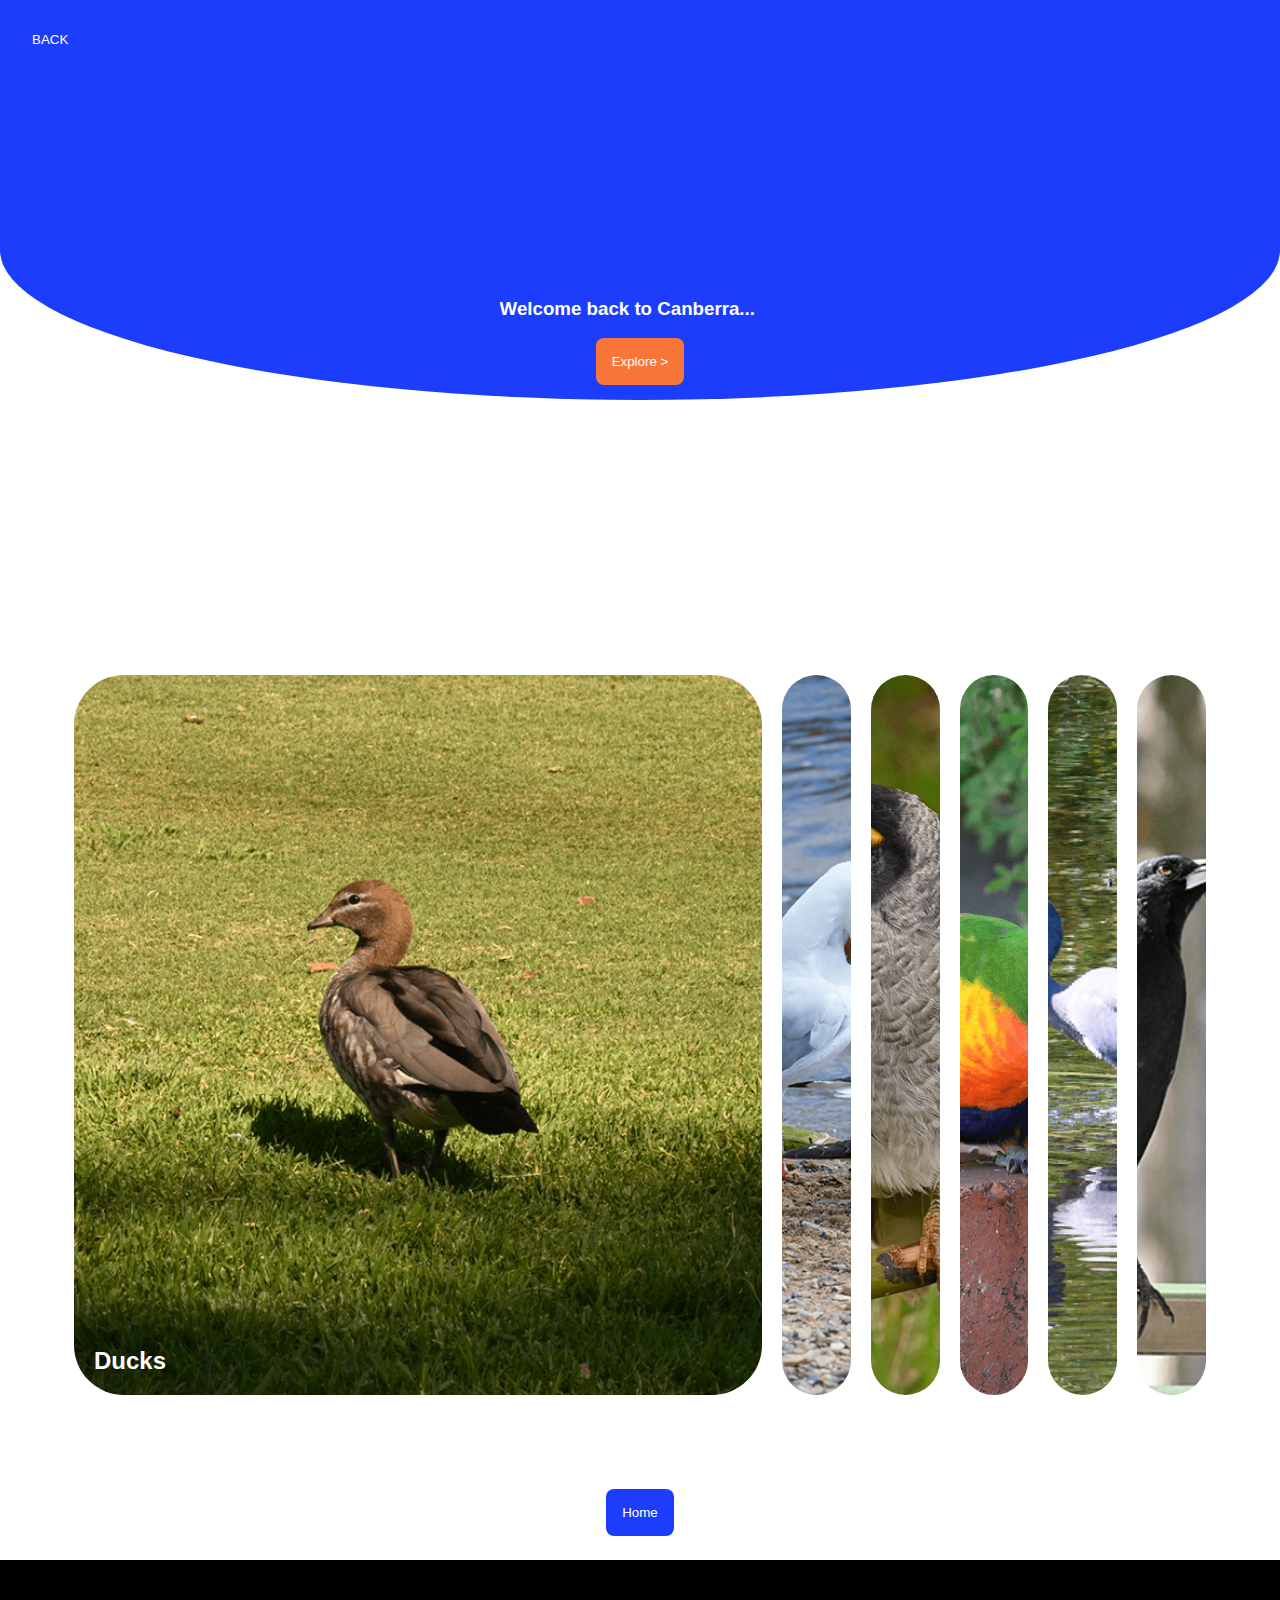
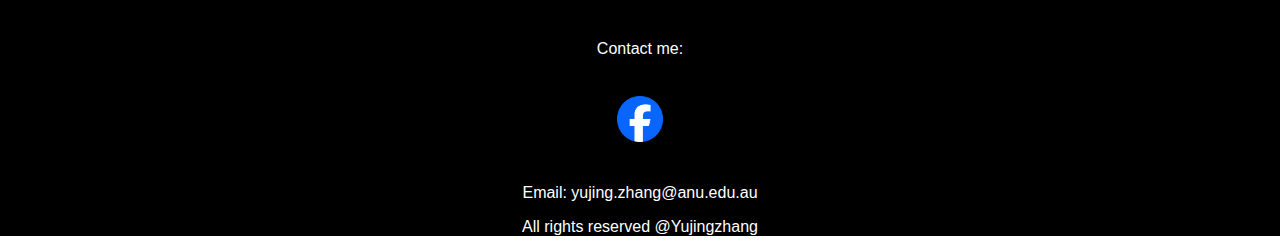
<file: photos_birds.html>
<!DOCTYPE html>
<html lang="en">

<head>
    <!-- icon for the webpage -->
    <meta charset="UTF-8">
    <link rel="stylesheet" href="style.css">
    <link rel="icon" href="images/myIcon.png" type="image/png">
    <title>animals</title>
</head>

<body>
    <!-- Navgation-->
    <div class="sigle_nav">
        <button class="bt_nav_back" onclick="window.location.href='home.html'">BACK</button>
    </div>
    <!-- Welcome and ACT button!-->
    <div class="photoWelcome">
        <h3 class="typing">Welcome back to Canberra...</h3>
        <button id="act_button" onclick="scrollToAnchor('explore')"> Explore > </button>

    </div>
    <!--content photos for click and have fun-->
    <div id="explore"> </div><!--this is an anchor for scroll down-->
    <div>
        <div class="content_photo">
            <div class="container">
                <!--use 'panal active' to always default dispaly the 1st image-->
                <div class="panel active" style="background-image: url(images/photo_anuDuck.png);">
                    <h3>Ducks</h3>
                </div>
                <div class="panel" style="background-image: url(images/photo_birds01.png);">
                    <h3>Sea Gulls</h3>
                </div>
                <div class="panel" style="background-image: url(images/photo_birds02.png);">
                    <h3>Noisy Miners</h3>
                </div>
                <div class="panel" style="background-image: url(images/photo_birds03.png);">
                    <h3>Parrot</h3>
                </div>
                <div class="panel" style="background-image: url(images/photo_birds04.png);">
                    <h3>Ardea Cinerea</h3>
                </div>
                <!-- too many pictures makes display slow, so delete some pictures
                    <div class="panel" style="background-image: url(images/photo_birds05.png);">
                        <h3>Canberra</h3>
                    </div>
                 -->
                <div class="panel" style="background-image: url(images/photo_birds06.png);">
                    <h3>Magapie</h3>
                </div>

            </div>
        </div>
        <div class="centercontainer">
            <!-- when browser in the end user can go back to home-->
            <button class="blue_button" onclick="window.location.href='home.html'"> Home </button>
        </div>
        <!-- footer -->
        <div class="div_foot">
            <p>Contact me:</p>
            <div class="icon_a_align">
                <a class="a_icon" aria-label="Faceboook page"
                    href="https://www.facebook.com/share/KJw4KskijzY6zEkQ/?mibextid=dGKdO6"><img
                        src="images/Facebook_Logo.png" alt="Facebook_Logo" width="46"></a>
            </div>
            <p>Email: yujing.zhang@anu.edu.au</p>
            <p>All rights reserved @Yujingzhang</p>
        </div>
        <script src="scroll.js"></script>
    </div>
</body>

</html>
</file>
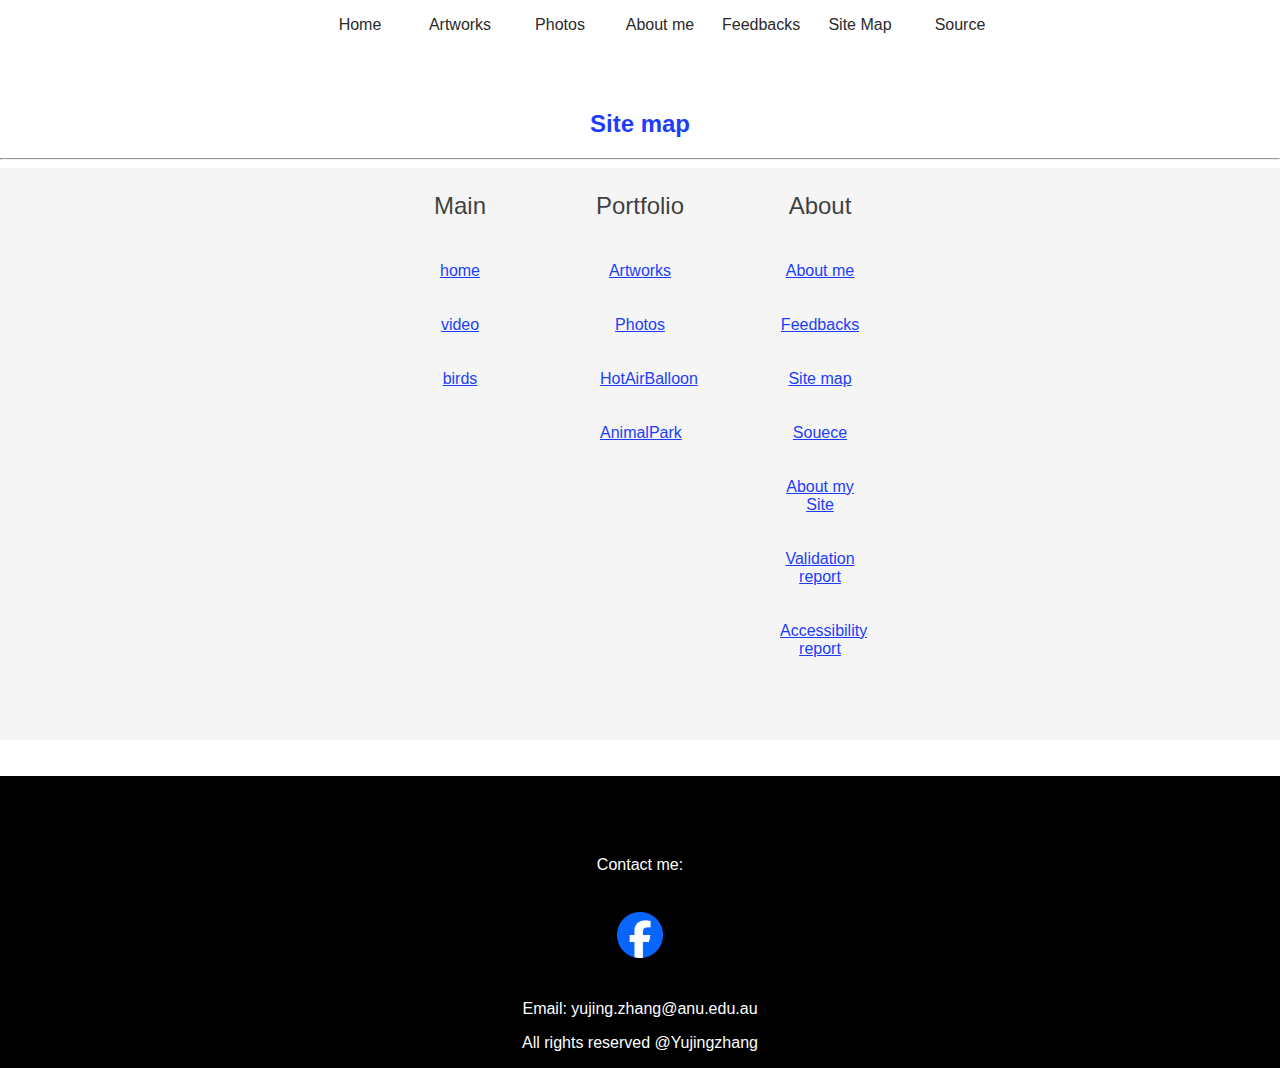
<file: site_map.html>
<!DOCTYPE html>
<html lang="en">

<head>
    <meta charset="UTF-8">
    <link rel="stylesheet" href="style.css">
    <link rel="icon" href="images/myIcon.png" type="image/png">
    <style>
        body {
            font-family: Arial, Helvetica, sans-serif;
            color: rgb(30, 30, 30);
        }
    </style>
    <title>Yujing</title>
</head>

<body>
<!-- navigation -->
    <nav>
        <ul>
            <li><a href="index.html" class="text_nav_l" aria-label="Go to the Home page">Home</a></li>
            <li><a href="artworks.html" class="text_nav_r" aria-label="Learn more about Artworks">Artworks</a></li>
            <li><a href="photos.html" class="text_nav_r" aria-label="View Photos">Photos</a></li>
            <li><a href="me.html" class="text_nav_r" aria-label="Read about me">About me</a></li>
            <li><a href="feedback.html" class="text_nav_r" aria-label="Provide Feedback">Feedbacks</a></li>
            <li><a href="site_map.html" class="text_nav_r" aria-label="View the Site Map">Site Map</a></li>
            <li><a href="sourcelog.html" class="text_nav_r" aria-label="Access Source Log">Source</a></li>
        </ul>
    </nav>


<!-- site map -->
<div class="div_1_2">
    <h2 class="blue_title">Site map</h2>
    <hr>
    <div class="div_sitemap">
        <br>
        <div class="div_col">
            <p class="title_2">Main</p>
            <a class="a_link" href="home.html" aria-label="Home page">home</a>
            <a class="a_link" href="video.html" aria-label="Video page">video</a>
            <a class="a_link" href="photos_birds.html" aria-label="Bird photos page">birds</a>
        </div>
        <div class="div_col">
            <p class="title_2">Portfolio</p>
            <a class="a_link" href="artworks.html" aria-label="Artworks page">Artworks</a>
            <a class="a_link" href="photos.html" aria-label="Photos page">Photos</a>
            <a class="a_link" href="photo_balloonFestival.html" aria-label="Hot Air Balloon Festival photos">HotAirBalloon</a>
            <a class="a_link" href="photo_balloonFestival.html" aria-label="Animal Park photos">AnimalPark</a>
        </div>
        <div class="div_col">
            <p class="title_2">About</p>
            <a class="a_link" href="home.html" aria-label="About me page">About me</a>
            <a class="a_link" href="photos.html" aria-label="Feedbacks page">Feedbacks</a>
            <a class="a_link" href="photos.html" aria-label="Site map page">Site map</a>
            <a class="a_link" href="photos.html" aria-label="Source information page">Souece</a>
            <a class="a_link" href="About_my_site.html" aria-label="About my Site page">About my Site</a>
            <a class="a_link" href="Validation_report.html" aria-label="Validation report" >Validation report</a>
            <a class="a_link" href="Accessibility_report.html" aria-label="Accessibility report" >Accessibility report</a>
        </div>
    </div>
</div>

    <!-- footer -->
    <div class="div_foot">
        <p>Contact me:</p>
        <div class="icon_a_align">
            <a class="a_icon" aria-label="Faceboook page" href="https://www.facebook.com/share/KJw4KskijzY6zEkQ/?mibextid=dGKdO6"><img
                    src="images/Facebook_Logo.png" alt="Facebook_Logo" width="46"></a>
        </div>
        <p>Email: yujing.zhang@anu.edu.au</p>
        <p>All rights reserved @Yujingzhang</p>
    </div>

</body>

</html>
</file>
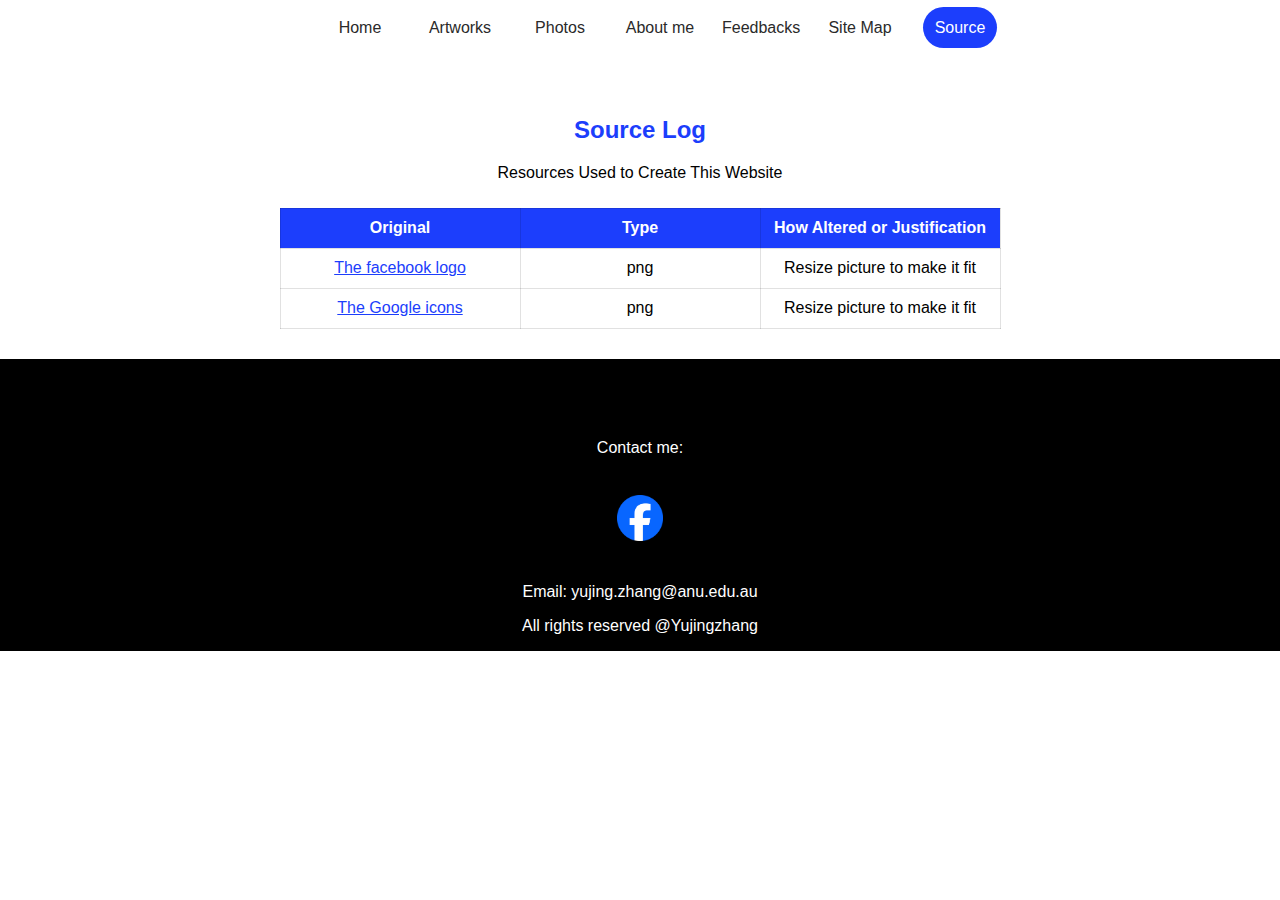
<file: sourcelog.html>
<!DOCTYPE html>
<html lang="en">

<head>
    <link rel="stylesheet" href="style.css">
    <link rel="icon" href="images/myIcon.png" type="image/png">
    <title>Yujing</title>
</head>

<body>
    <nav>
        <ul>
            <li><a href="index.html" class="text_nav_l" aria-label="Go to the Home page">Home</a></li>
            <li><a href="artworks.html" class="text_nav_r" aria-label="Learn more about Artworks">Artworks</a></li>
            <li><a href="photos.html" class="text_nav_r" aria-label="View Photos">Photos</a></li>
            <li><a href="me.html" class="text_nav_r" aria-label="Read about me">About me</a></li>
            <li><a href="feedback.html" class="text_nav_r" aria-label="Provide Feedback">Feedbacks</a></li>
            <li><a href="site_map.html" class="text_nav_r" aria-label="View the Site Map">Site Map</a></li>
            <li><a href="sourcelog.html" class="active" aria-label="Access Source Log">Source</a></li>
        </ul>
    </nav>
    <!--content-->
    <div class="div_1_2">
        <h2 class="blue_title">Source Log</h2>
        <caption>Resources Used to Create This Website</caption>
    </div>
    <div class="div_3">
        <table>
            <tr>
                <th>Original</th>
                <th>Type</th>
                <th>How Altered or Justification</th>
            </tr>
            <tr>
                <td>
                    <a class="a_link" aria-label="Logo source" href="https://about.meta.com/brand/resources/facebook/logo/">The facebook logo</a>
                </td>
                <td>png</td>
                <td>Resize picture to make it fit</td>
            </tr>
            <tr>
                <td>
                    <a class="a_link" aria-label="Fonts sourse" href="https://fonts.google.com/icons">The Google icons</a>
                </td>
                <td>png</td>
                <td>Resize picture to make it fit</td>
            </tr>

        </table>
    </div>
    <!-- footer -->
    <div class="div_foot">
        <p>Contact me:</p>
        <div class="icon_a_align">
            <a class="a_icon" aria-label="Faceboook page" href="https://www.facebook.com/share/KJw4KskijzY6zEkQ/?mibextid=dGKdO6"><img
                    src="images/Facebook_Logo.png" alt="Facebook_Logo" width="46px"></a>
        </div>
        <p>Email: yujing.zhang@anu.edu.au</p>
        <p>All rights reserved @Yujingzhang</p>
    </div>

</body>

</html>
</file>
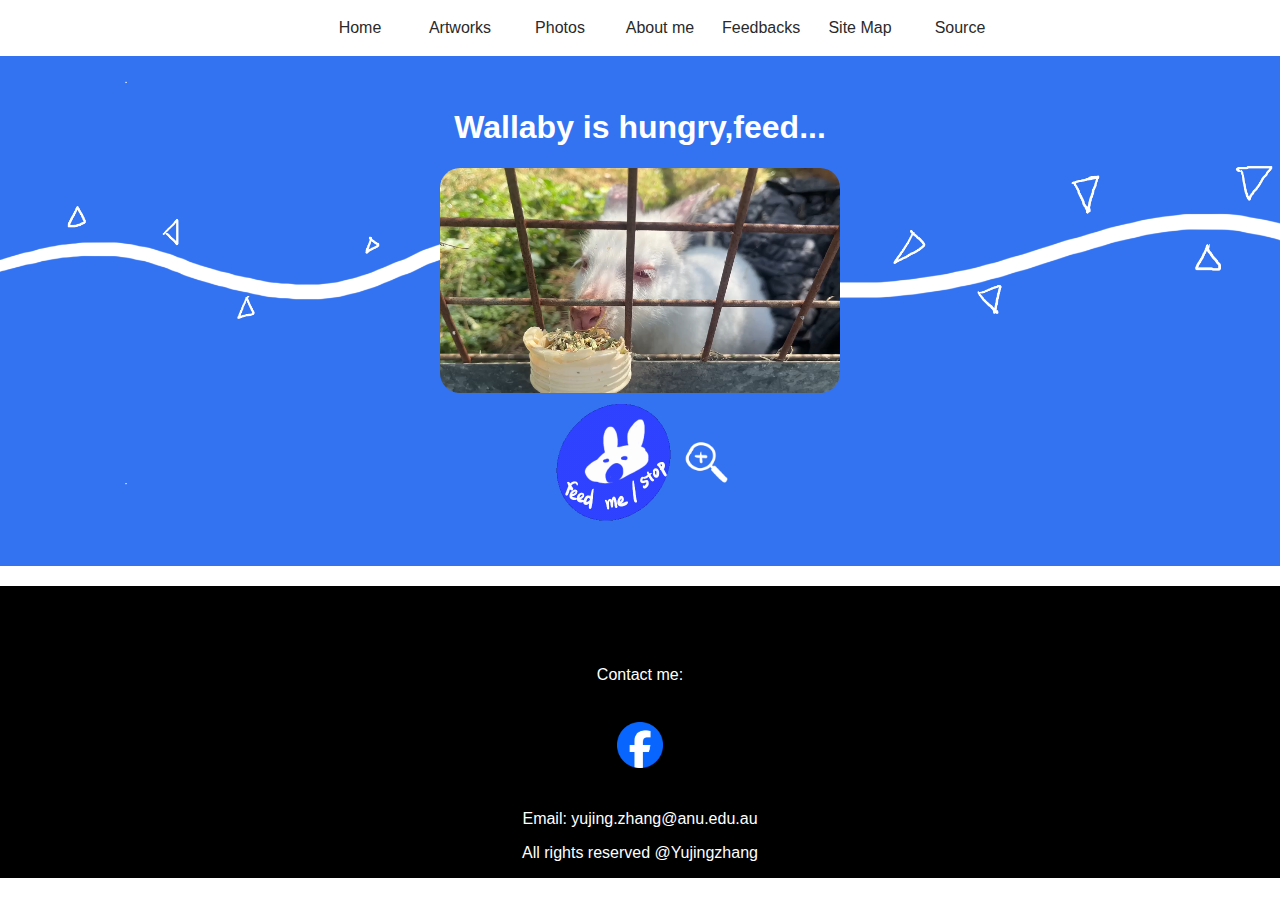
<file: video.html>
<!DOCTYPE html>
<html lang="en">

<head>
    <meta charset="UTF-8">
    <!-- icon for the webpage -->
    <link rel="icon" href="images/myIcon.png" type="image/x-icon">
    <!-- link to the CSS file -->
    <link rel="stylesheet" href="style.css">
    <link rel="icon" href="images/myIcon.png" type="image/png">
    <style>
        body {
            font-family: Arial, Helvetica, sans-serif;
            color: rgb(30, 30, 30);
        }
    </style>
    <title>Yujing</title>
</head>

<body>
    <nav>
        <ul>
            <li><a href="index.html" class="text_nav_l" aria-label="Go to the Home page">Home</a></li>
            <li><a href="artworks.html" class="text_nav_r" aria-label="Learn more about Artworks">Artworks</a></li>
            <li><a href="photos.html" class="text_nav_r" aria-label="View Photos">Photos</a></li>
            <li><a href="me.html" class="text_nav_r" aria-label="Read about me">About me</a></li>
            <li><a href="feedback.html" class="text_nav_r" aria-label="Provide Feedback">Feedbacks</a></li>
            <li><a href="site_map.html" class="text_nav_r" aria-label="View the Site Map">Site Map</a></li>
            <li><a href="sourcelog.html" class="text_nav_r" aria-label="Access Source Log">Source</a></li>
        </ul>
    </nav>

    <!-- <div class="div_1_2">
    <img id="pro" src="./images/pro.png" alt="pro" width="80">
    <p>Yujing Zhang</p>
    <p>Welcome to my website! You will see my digital illustrarions and photos...enjoy!</p>
    <p class="body_small"> (By the way, you cannot click on the Portfolio pictures becaus I'm still sorting them and making the detail pages! )</p>
</div> -->

    <!--
    section2: video player
-->
    <div class="CTA2">
        <h1 id="hungry">Wallaby is hungry,feed...</h1>
        <div class="div_video">
            <!-- 1.create video tag with control
            2.and put source inside video tag-->
            <video id="myVideo" width="400">
                <source src="images/video_white_wallaby.MP4" type="video/mp4">
            </video>
            <!-- I use buttons to link to js function
            1.playButton
            2.fullScreenButton
            -->

            <div class="center_container_row">
                <button id="playButton" aria-label="play video"><img id="gifImage" src="images/bn_feedme.png" alt="play button" width="120"> </button>
                <button id="fullScreenButton" aria-label="fullScreen"><img  src="images/bn_fullscreen_white.png" alt="fullscreen button"
                        width="44"></button>
            </div>
        </div>


    </div>

  <!-- footer -->
  <div class="div_foot">
    <p>Contact me:</p>
    <div class="icon_a_align">
        <a class="a_icon" aria-label="Faceboook page" href="https://www.facebook.com/share/KJw4KskijzY6zEkQ/?mibextid=dGKdO6"><img
                src="images/Facebook_Logo.png" alt="Facebook_Logo" width="46"></a>
    </div>
    <p>Email: yujing.zhang@anu.edu.au</p>
    <p>All rights reserved @Yujingzhang</p>
</div>
    <!--
    Link to JS file
-->
    <script src="script.js"></script>
</body>

</html>
</file>
<file: style.css>
/* a minimum size of button*/
.a_icon{
    min-width: 44px; 
    min-height: 44px;
    padding:22px;
}
.icon_a_align{
    display: flex;
    align-items: center; 
    justify-content: space-around;
}
.b_icon:hover{
    cursor: pointer;
}

/* CTA-home-page*/
body, html {
    margin: 0;
    padding: 0;
    width: 100%;
    height: 100%; 
    display: flex;
    flex-direction: column; 
    font-family: Arial, Helvetica, sans-serif; 
}

.header, .content {
    flex: 1; /* header and content height half window */
    display: flex;
    justify-content: center;
    align-items: center;
    height: 400px;
}
.header .image-section {
    display: flex;
    justify-content: center; 
    align-items: center; 
    height: 100%; 
    overflow: hidden; /* hid exstra */
  }

.header {
    background: #f0f0f0;
}

.content {
    background: #e8f6ff;
}

.image-section, .cta-section {
    flex: 1;
    height: 400px;
}

.image-section {
    background: url('bird.jpg') no-repeat center center;
    background-size: cover;
}

.cta-section {
    background: rgb(248, 118, 57);
    display:flex;
    height:100%;
    flex-direction: column;
    justify-content: center;
    align-items: center; /* vertical center */
   
}
.cta-section button{
    padding: 16px 22px;
    background-color: rgb(28, 62, 252);
    color: white;
    border: none;
    cursor: pointer;
    border-radius: 8px;
}

.content img {
    width: 30%;
    margin: 10px;
    display: flex;
    align-items: center;
    
}

.more-btn {
    margin-top: 20px;
    padding: 10px 20px;
    font-size: 16px;
    cursor: pointer;
    display: block;
    transform: rotate(90deg);
    transform-origin: left bottom; 
    white-space: nowrap; /* let the text stay in a same line*/
  
}
/*nav*/
nav{
    display:flex;
    justify-content: center;
    align-items: center;
    height: 56px;
    font-family: Arial, Helvetica, sans-serif;
}
ul{
    position: relative;
    display:flex;
    text-align: center;
}
ul li a {
    color:rgb(42, 42, 42);
    text-decoration: none;
}
ul li {
    align-items: center;
    width: 100px;
    display: block;
}
a{
    padding: 12px;
}

ul a:hover{
    list-style: none;
    background-color: rgb(248, 118, 57);
    border-radius: 32px;
    color:#ffffff
    
}
.active{
    list-style: none;
    background-color: rgb(28, 62, 252);
    border-radius: 32px;
    color:#ffffff
}
/* blue_button style*/
.blue_button{
    background-color:rgb(28, 62, 252);
    color:#ffffff;
    border:none;
    border-radius: 8px;
    padding:16px;
    padding-left:16px;
    padding-right:16px;
    margin:4px;
    cursor: pointer;
}

.container_side{
    display: flex;
    flex-direction: column;
    align-items: center;
    justify-content: space-between;
    margin:4px;
}
.container_side2{
    display: flex;
    flex-direction: row;
    align-items: center;
    justify-content: space-between;
    margin:4px;
}
.margin_to_right{
  align-items: center;
  padding:16px;
}
.margin_to_left{
align-items: center;
padding-left:16px;
tp
}

/* second CTA*/
.CTA2{
    display:flex;
    flex-direction: column;
    align-items: center;
    justify-content: center;
    background-color: #ffffff;
    padding:32px; 
    background-image: url("./images/bg_1.png"); /*background color and fit 100%*/
    background-size: 100%;
    
}
.CTA2_button{
    color:rgba(0, 0, 0, 0.754);
    border:none;
    border-radius: 8px;
    padding:16px;
    padding-left:16px;
    padding-right:16px;
    margin:4px;
    cursor: pointer;
}



/* CTA-'what's new':openpage */
/* typing font animation*/
.typing {
    width: 15em;
    white-space: nowrap;
    border-right: 2px solid transparent;
    animation: typing 3.5s steps(24, end), blink-caret .75s step-end infinite;
    overflow: hidden;
    color:#ffffff;
}
/* print action*/
@keyframes typing {
  from { width: 0; }
  to { width: 15em; }
}
/* cursor shining*/
@keyframes blink-caret {
  from, to { box-shadow: 1px 0 0 0 transparent; }
  50% { box-shadow: 1px 0 0 0; }
}
#act_button{
    background-color:rgb(248, 118, 57);
    color:#ffffff;
    border:none;
    border-radius: 8px;
    padding:16px;
    padding-left:16px;
    padding-right:16px;
    cursor: pointer;
}
/* cursor shining*/
.photoWelcome{

    display:flex;
    align-items: center;
    justify-content: center;
    flex-direction:column;
    background-color:transparent;
    padding-top:200px;
    padding-bottom:200px;
    

}
/* background round oval*/
.photoWelcome::after {
    content: '';
    display: block;
    width: 100%; /* oval width */
    height: 400px; /* oval height */
    background:rgb(28, 62, 252); /* oval color */
    border-radius:0 0 200% 200% / 150%; /* oval curve */
    position: absolute;
    top: 0px; /* position next to the top */
    left: 50%;
    transform: translateX(-50%);/*rotate 180*/
    z-index: -1;
}
.centercontainer{
    display:flex;
    align-items: center;
    justify-items: center;
    flex-direction:column;
}
.a_goBack{
    color:rgb(28, 62, 252);
    padding:18px;
    text-decoration: none;
    padding-left: 0;
}

/* fonts */
.body_small{
    font-size: 14px;
    color:rgba(0, 0, 0, 0.383); 
    
}

/* div */
.text_me{
    padding:32px;
    width:400px;
    text-align: left;
    font-family: Arial, Helvetica, sans-serif;
    display: flex;
    justify-items: center;
    align-items: center;
    flex-direction: column;
}
/* artworks */
.center_container_row{
    display: flex;
    flex-direction:row;
    align-items: center;
    justify-content: center;
    padding:8px;
}
.gallarymix{
    border-radius: 16px;
    width:750px;
}
/* artworks banner */
.div_1{  
padding-top: 400px;
text-align: center;
background-image: url("./images/back_1.JPG"); /*background img*/
background-position: center;
background-size:cover;
}
.div_1_2{ /* site map title*/
    padding-top:40px;
    text-align: center;
    padding-bottom: 16px;
    }
.div_2{
    width:80%;
    text-align: center;
    padding: 10px;
    display: flex;
    justify-content: center;
}
.div_3{
    padding: 10px;
    display: flex;
    justify-content: center;  
}

.pro{
    border-radius: 16px;
}
/*display illustration in colum*/
.div_port{
    padding:8px;
    display: flex;
    flex-direction: column;
    justify-content: center;
}
.div_port:hover{/* the picture will move above 16px when hover*/
    transform: translate(0,-16px);
}
.div_foot {
    margin-top: 20px;
    border: 10px;
    padding-top:64px;
    background-color: #000000;
    color: white;
    text-align: center;
}
/* Homepage - go feed - video page
*/
#hungry{
    color:white;
}
#myVideo{
    border-radius: 20px;
    overflow: hidden;
}
.div_video{
    display: flex;
    flex-direction: column;
    align-items: center;
}
/* play with rats button*/

#playButton{
    border:none;   /* delete the boder*/
    cursor: pointer;
    color: transparent;
    background-color: transparent;
}
#fullScreenButton{
    border:none;   /* delete the boder*/
    cursor: pointer;
    color: transparent;
    background-color: transparent;
}
/* feedback */
.blue_title{
    align-items:center;
    color:rgb(28, 62, 252);
    width: 100%;

}
.div_feedback{
    margin-top: 24px;
    padding:24px;
    border-radius: 16px;
    justify-content: center;
    /*align-items: left;*/
    width:640px;
    background-color: #0000000b;
}
.f_input{
    width: 90%;
    height: 32px;
    border-radius: 8px;
    border-style: none;
    margin-top:8px;
}
.f_textarea{
    width:90%;
    border-radius: 8px;
    border-style: none;
    margin-top:8px;
    margin-bottom: 16px;
}
input[type="submit"] {
    background-color:rgb(28, 62, 252);
    color:#ffffff;
    border:none;
    border-radius: 8px;
}
input[type="submit"]:hover{
    background-color: rgb(248, 118, 57);
}

input[type="reset"] {
    background-color: #ffffff;
    border: none;
    border-radius: 8px;
}
input[type="reset"]:hover {
    border-radius: 8px;
    color: rgb(28, 62, 252);
    border-color:rgba(28, 62, 252);
}

/* source */
table,th,td{
    border: 1px solid;
    border-color: #0000001e;
    border-collapse: collapse;
}
th,td{
    height: 40px;
    text-align: center;
    width: 240px;   
}
th{
    background-color: rgb(28, 62, 252);
    color: #ffffff;
}
/* map */
.div_sitemap{
    padding-bottom: 64px;
    display: flex;
    justify-content: center;
    background-color: rgba(0, 0, 0, 0.039);
}
.div_col{
    padding-left: 32px;
    padding-right: 32px;
    width: 180px;
    display: flex;
    flex-direction: column;
}
.a_link{
    padding:18px;
    color:rgb(28, 62, 252);
}
.a_link:hover{
    padding:18px;
    color:rgb(248, 118, 57);
}
.title_2{
    color:rgba(0, 0, 0, 0.754);
    font-size: 24px;
}

/*about me*/
.blackModeText{
    display: none;
}
.blackmode{
    display: none;
}
.bgcolor{
    background-color: white;
}
.bt_newCSS{
    margin-top:24px;
    padding: 18px 20px;
    background-color: black;
    color: white;
    border: none;
    cursor: pointer;
    border-radius: 8px;
}
.img_container img{
    width:160px;
    height:160px;
}
.img_container img:hover {
    transform: scale(1.2);
}

/* my passion context*/
.center_text{
        display: flex;
        justify-items: center;
        align-items: center;
        flex-direction: column;
        width:600px;
        font-family: Arial, Helvetica, sans-serif;
}
.center_text p {
    align-self: flex-start;
    text-align: left;
    width: 100%;  
}

/*photos page - folder*/
.linkstyle{
    text-decoration: none;
    color:rgb(248, 118, 57);
    font-family: Arial, Helvetica, sans-serif;
    font-size: 14px;
    padding:18px;
}
.bt_photo{
    font-family: Arial, Helvetica, sans-serif;
    font-size: 14px;
    border: none;
    color:rgb(28, 62, 252);
    background-color:#f0f0f0;
    border-radius: 8px;
    padding:16px;
    padding-left: 16px;
    padding-right: 16px;
}
.bt_photo:hover{
    color:#f0f0f0;
    background-color:rgb(28, 62, 252);
}

/*photos page - slide */
.slide_zone{
    display: flex;
    flex-direction: column;
    height:400px;
    background-color:white;
    padding:20px;
    justify-items: center;
    align-items: center;
}
.slide_container{
    max-width: 720px;
    position:relative;
    margin:auto;
}
/*hide slides by default*/
.mySlides{
    display:none;
}
/* control buttons style*/
.prev_button,.next_button{
    cursor: pointer;
    position: absolute;
    top:50%;
    width:auto;
    margin-top: -22px;
    padding:18px;
    color:white;
    font-weight: bold;
    font-size: 18px;
    transition: 0.6s ease;
    border-radius: 0 4px 4px 0;
    user-select: none; /* can't be repalced*/
}
/* next button align to the right*/
.next_button{
    right:0;
    border-radius:4px 0 0 4px;
}
/* button on hover*/
.prev_button:hover, .next_button:hover{
background-color: rgba(0, 0, 0, 0.8);
}
/* slide text*/
.slide_text{
    color:#f2f2f2;
    font-size: 15px;
    padding:8px 12px;
    position: absolute;
    bottom:8px;
    width:100%;
    text-align:center
}
/* 1/n number text */
.numbertext{
    color:#f2f2f2;
    font-size: 12px;
    padding:8px;
    position:absolute;
    top:0;
    margin:16px;
}
/* dots buttons */
.dot{
    cursor: pointer;
    height:15px;
    width: 15px;
    margin:0 2px;
    background-color: #bbb;
    border-radius:50%;
    display:inline-block;
}
.dot_active,.dot:hover{
background-color: #717171;
}
/* animation*/
.fade{
    animation-name:fade;
    animation-duration: 1.5s;
}
@keyframes fade{
    from{opacity:.4}
    to{opacity:1}
}
/* photo more*/
.sub_nav{
    width:600px;
    justify-items: left;
}

/**/
 /*this part style is only for the animation when clicking, 
    for the photos_birds.html
    */
        * {
            box-sizing: border-box;
        }

/* 
let the elements inside content_photo align horizontally 
*/
.content_photo {
    display: flex;
    align-items: center;
    justify-content: center;
    height: 100vh;
    overflow: hidden;
    margin: 0;
}

.container {
    display: flex;
    width: 90vw;
    }

.panel {
    background-size: cover;
    background-position: center;
    background-repeat: no-repeat;
    height: 80vh;
    border-radius: 50px;
    color: #fff;
    cursor: pointer;
    flex: 0.5;
    margin: 10px;
    position: relative;
    transition: all 700ms ease-in;
    }

.panel h3 {
    font-size: 24px;
    position: absolute;
    bottom: 20px;
    left: 20px;
    margin: 0;
    opacity: 0;
    }

.panel.active {
    flex: 5;
        }

.panel.active h3 {
    opacity: 1;
    transition: opacity 0.3s ease-in 0.4s;
    }

@media (max-width: 480px) {
        .container {
        width: 100vw;
        }

    .panel:nth-of-type(4),
    .panel:nth-of-type(5) {
            display: none;
            }
        }
.sigle_nav{
    padding-left: 64px;
    display: flex;
    align-items: center;
    padding:16px;
    }
 /* go back*/   
.bt_nav_back{
    border: none;
    padding:16px;
    border-radius: 8px;
    background-color:transparent;/* when negative, is transparent*/
    color:white;
    font-family: Arial, Helvetica, sans-serif;
    }
.bt_nav_back:hover{
    background-color: rgb(248, 118, 57);
  
}

/* 导航栏样式 */
.navbar {
    background-color: #fff;
}

.custom-nav .nav-item .nav-link {
    color: #000;
    position: relative;
}

.custom-nav .nav-item .nav-link::after {
    content: '';
    position: absolute;
    width: 0;
    height: 2px;
    background: #000;
    left: 0;
    bottom: 0;
    transition: width 0.3s;
}

.custom-nav .nav-item .nav-link:hover::after,
.custom-nav .nav-item .nav-link.active::after {
    width: 100%;
}

/* 小屏幕样式 */
@media (max-width: 767.98px) {
    .navbar-collapse {
        background-color: white;
        padding: 1rem;
        box-shadow: 0 2px 5px rgba(0,0,0,0.1);
        position: absolute;
        top: 100%;
        left: 0;
        right: 0;
        z-index: 1000;
    }

    .custom-nav .nav-item {
        padding: 0.5rem 0;
        border-bottom: 1px solid #eee;
    }

    .custom-nav .nav-item:last-child {
        border-bottom: none;
    }
}
</file>
